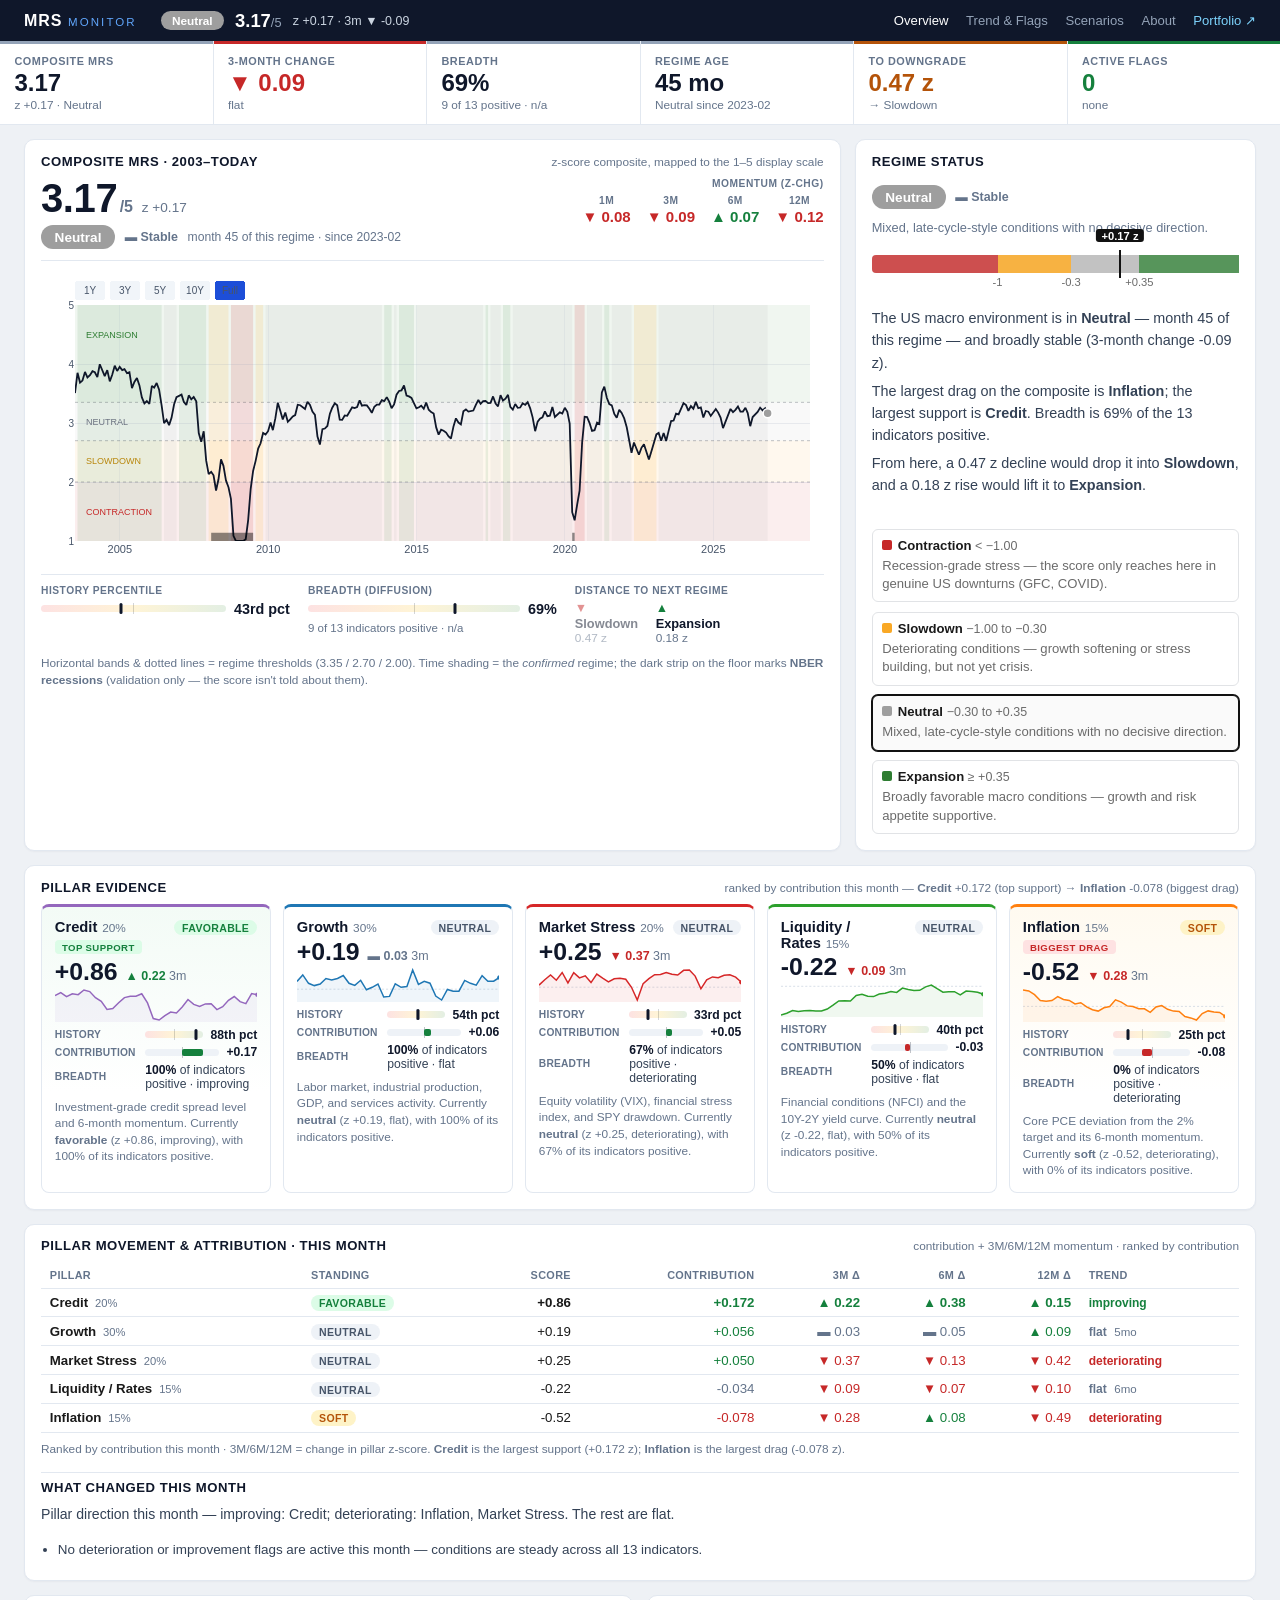
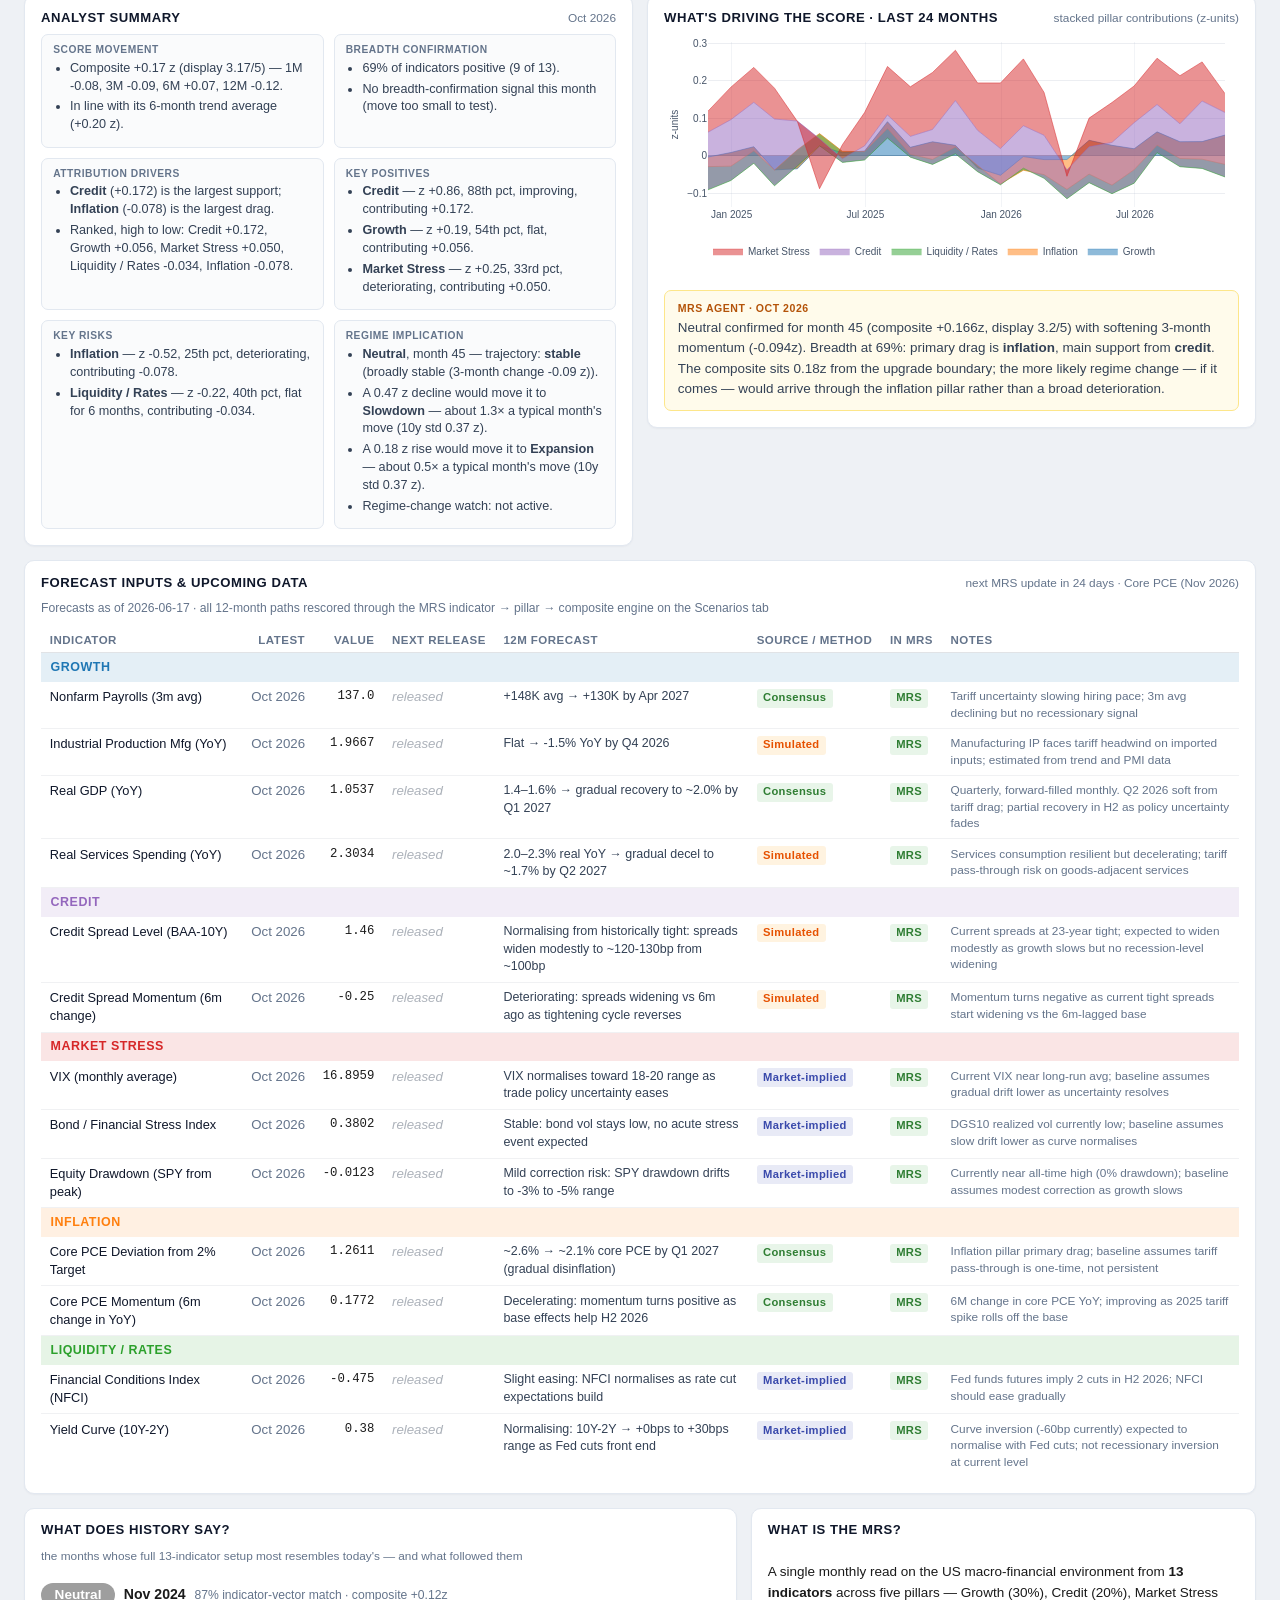
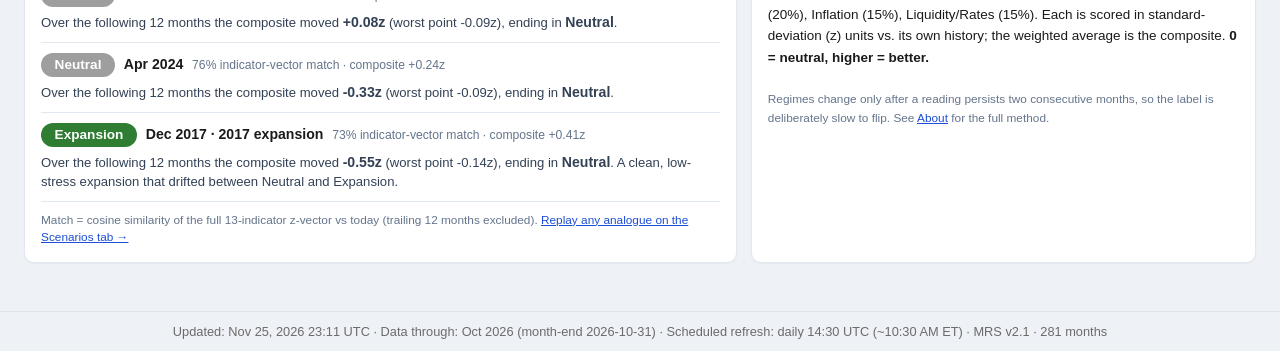
<file: dashboard/index.html>
<!DOCTYPE html>
<html lang="en">
<head>
<meta charset="UTF-8" />
<meta name="viewport" content="width=device-width, initial-scale=1" />
<title>MRS Monitor — Macro Regime Score</title>
<link rel="stylesheet" href="assets/css/style.css" />
<script src="https://cdn.plot.ly/plotly-2.32.0.min.js"></script>
</head>
<body class="app">

<header class="appbar">
  <div class="brand">MRS<span>MONITOR</span></div>
  <div class="appbar-status" id="appbar-status">Loading…</div>
  <nav class="appbar-nav">
    <a href="index.html" class="active">Overview</a>
    <a href="trend.html">Trend &amp; Flags</a>
    <a href="scenario.html">Scenarios</a>
    <a href="about.html">About</a>
      <a class="nav-ext" href="https://ankitv25.github.io/Asset-Allocation/" target="_blank" rel="noopener" title="Portfolio analytics platform (uses the MRS regime)">Portfolio ↗</a>
  </nav>
</header>

<!-- KPI ribbon — Layer 0: the one-glance answer -->
<div class="kpi-ribbon" id="kpi-ribbon"></div>

<main class="db-grid">

  <!-- Row 1: score (left) + regime interpretation (right) -->

  <section class="card span-8 composite-anchor">
    <div class="card-head">
      <h2>Composite MRS · 2003–today</h2>
      <span class="card-sub">z-score composite, mapped to the 1–5 display scale</span>
    </div>
    <div class="composite-readout" id="composite-readout"></div>
    <div id="composite-chart" class="chart-lg"></div>
    <div class="composite-foot" id="composite-foot"></div>
    <p class="chart-caption">
      Horizontal bands &amp; dotted lines = regime thresholds (3.35 / 2.70 / 2.00).
      Time shading = the <em>confirmed</em> regime; the dark strip on the floor marks
      <strong>NBER recessions</strong> (validation only — the score isn't told about them).
    </p>
  </section>

  <section class="card span-4 verdict-card">
    <div class="card-head"><h2>Regime status</h2></div>
    <div class="verdict-head" id="verdict-head"></div>
    <div id="hero-gauge"></div>
    <div class="verdict-body" id="verdict-body"></div>
    <div id="regime-legend"></div>
  </section>

  <!-- Row 2: pillar evidence — the "why" behind the composite score -->

  <section class="card span-12">
    <div class="card-head">
      <h2>Pillar evidence</h2>
      <span class="card-sub" id="pillar-evidence-sub">where each pillar sits in its history · how it moved · what it contributes to the score</span>
    </div>
    <div class="pillar-tiles" id="pillar-tiles"></div>
  </section>

  <!-- Row 3: attribution + what changed — full width, no sibling height fight -->

  <section class="card span-12">
    <div class="card-head">
      <h2>Pillar movement &amp; attribution · this month</h2>
      <span class="card-sub">contribution + 3M/6M/12M momentum · ranked by contribution</span>
    </div>
    <div id="attribution-chart"></div>
    <p class="chart-caption" id="attribution-caption"></p>
    <div class="card-divider"></div>
    <div class="card-head" style="margin-top:0.4rem">
      <h2>What changed this month</h2>
    </div>
    <p class="lead" id="direction-summary"></p>
    <ul class="changes" id="changes-list"></ul>
  </section>

  <!-- Row 4: analyst summary (left) + 24-month driver trend (right) -->

  <section class="card span-6" style="align-self:start">
    <div class="card-head">
      <h2>Analyst summary</h2>
      <span class="card-sub" id="summary-date"></span>
    </div>
    <div class="summary-grid" id="summary-grid"></div>
  </section>

  <section class="card span-6" style="align-self:start">
    <div class="card-head">
      <h2>What's driving the score · last 24 months</h2>
      <span class="card-sub">stacked pillar contributions (z-units)</span>
    </div>
    <div id="drivers-chart" class="chart-md"></div>
    <div class="analyst-note" id="analyst-note" hidden></div>
  </section>

  <!-- Row 4.5: Forecast inputs / Upcoming data — full width -->

  <section class="card span-12" id="forecast-inputs-section">
    <div class="card-head">
      <h2>Forecast inputs &amp; upcoming data</h2>
      <span class="card-sub" id="update-countdown">next MRS update: loading…</span>
    </div>
    <div id="forecast-inputs-table"></div>
  </section>

  <!-- Row 5: historical analogues + what is MRS -->

  <section class="card span-7">
    <div class="card-head">
      <h2>What does history say?</h2>
      <span class="card-sub">the months whose full 13-indicator setup most resembles today's — and what followed them</span>
    </div>
    <div class="analogues" id="analogues"></div>
  </section>

  <section class="card span-5 explainer">
    <div class="card-head"><h2>What is the MRS?</h2></div>
    <p>
      A single monthly read on the US macro-financial environment from
      <strong>13 indicators</strong> across five pillars — Growth (30%), Credit (20%),
      Market Stress (20%), Inflation (15%), Liquidity/Rates (15%). Each is scored in
      standard-deviation (z) units vs. its own history; the weighted average is the
      composite. <strong>0 = neutral, higher = better.</strong>
    </p>
    <p class="chart-caption">
      Regimes change only after a reading persists two consecutive months, so the
      label is deliberately slow to flip. See <a href="about.html">About</a> for the full method.
    </p>
  </section>

</main>

<footer class="status" id="status-footer">Loading…</footer>

<script type="module" src="assets/js/page-index.js"></script>
</body>
</html>
</file>
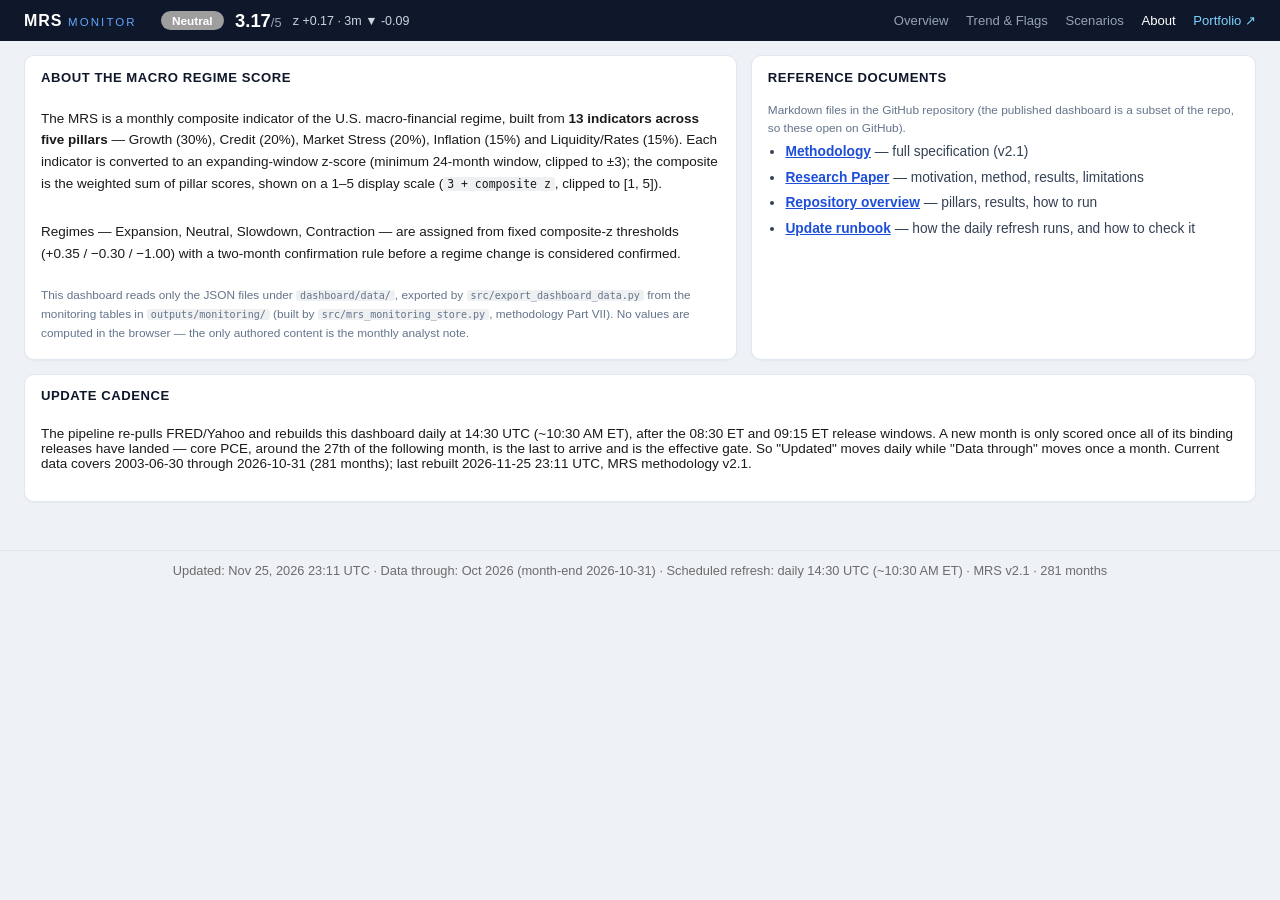
<file: dashboard/about.html>
<!DOCTYPE html>
<html lang="en">
<head>
<meta charset="UTF-8" />
<meta name="viewport" content="width=device-width, initial-scale=1" />
<title>MRS Monitor — About</title>
<link rel="stylesheet" href="assets/css/style.css" />
</head>
<body class="app">

<header class="appbar">
  <div class="brand">MRS<span>MONITOR</span></div>
  <div class="appbar-status" id="appbar-status">Loading…</div>
  <nav class="appbar-nav">
    <a href="index.html">Overview</a>
    <a href="trend.html">Trend &amp; Flags</a>
    <a href="scenario.html">Scenarios</a>
    <a href="about.html" class="active">About</a>
      <a class="nav-ext" href="https://ankitv25.github.io/Asset-Allocation/" target="_blank" rel="noopener" title="Portfolio analytics platform (uses the MRS regime)">Portfolio ↗</a>
  </nav>
</header>

<main class="db-grid">

  <section class="card span-7 explainer">
    <div class="card-head"><h2>About the Macro Regime Score</h2></div>
    <p>
      The MRS is a monthly composite indicator of the U.S. macro-financial regime,
      built from <strong>13 indicators across five pillars</strong> — Growth (30%),
      Credit (20%), Market Stress (20%), Inflation (15%) and Liquidity/Rates (15%).
      Each indicator is converted to an expanding-window z-score (minimum 24-month
      window, clipped to ±3); the composite is the weighted sum of pillar scores,
      shown on a 1–5 display scale (<code>3 + composite&nbsp;z</code>, clipped to [1, 5]).
    </p>
    <p>
      Regimes — Expansion, Neutral, Slowdown, Contraction — are assigned from fixed
      composite-z thresholds (+0.35 / −0.30 / −1.00) with a two-month confirmation
      rule before a regime change is considered confirmed.
    </p>
    <p class="chart-caption">
      This dashboard reads only the JSON files under <code>dashboard/data/</code>,
      exported by <code>src/export_dashboard_data.py</code> from the monitoring tables
      in <code>outputs/monitoring/</code> (built by <code>src/mrs_monitoring_store.py</code>,
      methodology Part VII). No values are computed in the browser — the only authored
      content is the monthly analyst note.
    </p>
  </section>

  <section class="card span-5">
    <div class="card-head"><h2>Reference documents</h2></div>
    <p class="chart-caption">Markdown files in the GitHub repository (the published dashboard is a subset of the repo, so these open on GitHub).</p>
    <ul class="reflist">
      <li><a href="https://github.com/ankitv25/Macro-Regime-Score/blob/main/methodology/MRS_Methodology.md" target="_blank" rel="noopener">Methodology</a> — full specification (v2.1)</li>
      <li><a href="https://github.com/ankitv25/Macro-Regime-Score/blob/main/research/MRS_Research_Paper.md" target="_blank" rel="noopener">Research Paper</a> — motivation, method, results, limitations</li>
      <li><a href="https://github.com/ankitv25/Macro-Regime-Score/blob/main/README.md" target="_blank" rel="noopener">Repository overview</a> — pillars, results, how to run</li>
      <li><a href="https://github.com/ankitv25/Macro-Regime-Score/blob/main/UPDATING.md" target="_blank" rel="noopener">Update runbook</a> — how the daily refresh runs, and how to check it</li>
    </ul>
  </section>

  <section class="card span-12">
    <div class="card-head"><h2>Update cadence</h2></div>
    <p id="cadence-text">Loading…</p>
  </section>

</main>

<footer class="status" id="status-footer">Loading…</footer>
<script type="module" src="assets/js/page-about.js"></script>
</body>
</html>
</file>
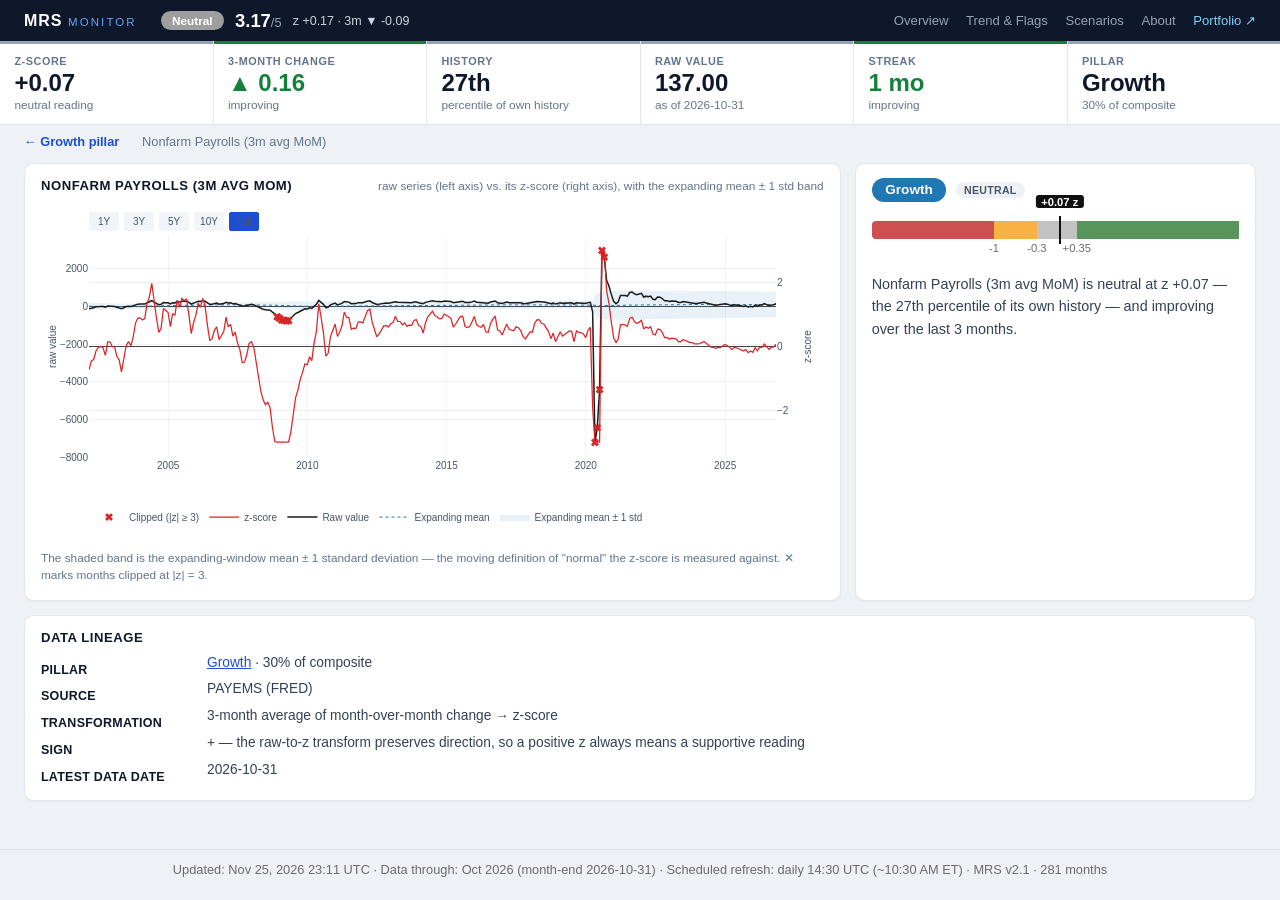
<file: dashboard/indicator.html>
<!DOCTYPE html>
<html lang="en">
<head>
<meta charset="UTF-8" />
<meta name="viewport" content="width=device-width, initial-scale=1" />
<title>MRS Monitor — Indicator</title>
<link rel="stylesheet" href="assets/css/style.css" />
<script src="https://cdn.plot.ly/plotly-2.32.0.min.js"></script>
</head>
<body class="app">

<header class="appbar">
  <div class="brand">MRS<span>MONITOR</span></div>
  <div class="appbar-status" id="appbar-status">Loading…</div>
  <nav class="appbar-nav">
    <a href="index.html">Overview</a>
    <a href="trend.html">Trend &amp; Flags</a>
    <a href="scenario.html">Scenarios</a>
    <a href="about.html">About</a>
      <a class="nav-ext" href="https://ankitv25.github.io/Asset-Allocation/" target="_blank" rel="noopener" title="Portfolio analytics platform (uses the MRS regime)">Portfolio ↗</a>
  </nav>
</header>

<div class="kpi-ribbon" id="kpi-ribbon"></div>

<div class="subnav">
  <a id="back-link" href="index.html">← Back</a>
  <span class="crumb" id="crumb">Indicator</span>
</div>

<main class="db-grid">

  <section class="card span-8">
    <div class="card-head">
      <h2 id="indicator-title">Indicator</h2>
      <span class="card-sub">raw series (left axis) vs. its z-score (right axis), with the expanding mean ± 1 std band</span>
    </div>
    <div id="indicator-chart" class="chart-lg"></div>
    <p class="chart-caption">The shaded band is the expanding-window mean ± 1 standard deviation — the moving definition of "normal" the z-score is measured against. ✕ marks months clipped at |z| = 3.</p>
  </section>

  <section class="card span-4 verdict-card">
    <div class="verdict-head" id="ind-verdict-head"></div>
    <div id="ind-gauge"></div>
    <div class="verdict-body" id="ind-verdict-body"></div>
  </section>

  <section class="card span-12">
    <div class="card-head"><h2>Data lineage</h2></div>
    <dl class="lineage" id="lineage"></dl>
  </section>

</main>

<footer class="status" id="status-footer">Loading…</footer>
<script type="module" src="assets/js/page-indicator.js"></script>
</body>
</html>
</file>
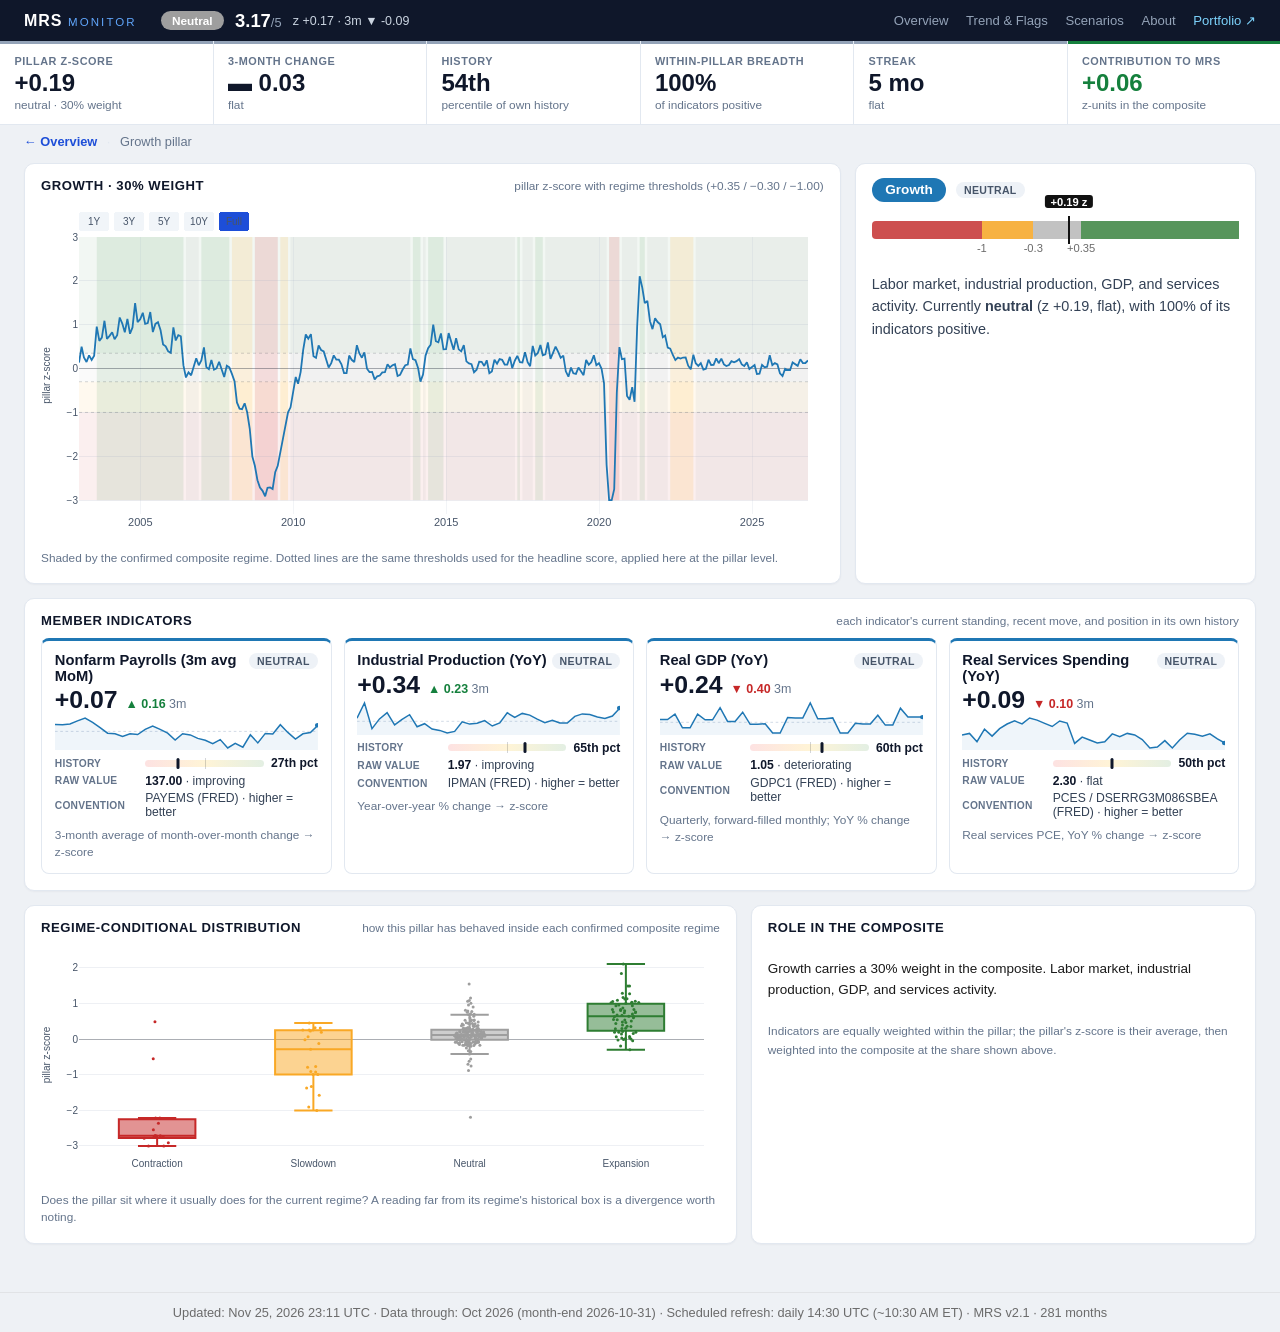
<file: dashboard/pillar.html>
<!DOCTYPE html>
<html lang="en">
<head>
<meta charset="UTF-8" />
<meta name="viewport" content="width=device-width, initial-scale=1" />
<title>MRS Monitor — Pillar</title>
<link rel="stylesheet" href="assets/css/style.css" />
<script src="https://cdn.plot.ly/plotly-2.32.0.min.js"></script>
</head>
<body class="app">

<header class="appbar">
  <div class="brand">MRS<span>MONITOR</span></div>
  <div class="appbar-status" id="appbar-status">Loading…</div>
  <nav class="appbar-nav">
    <a href="index.html">Overview</a>
    <a href="trend.html">Trend &amp; Flags</a>
    <a href="scenario.html">Scenarios</a>
    <a href="about.html">About</a>
      <a class="nav-ext" href="https://ankitv25.github.io/Asset-Allocation/" target="_blank" rel="noopener" title="Portfolio analytics platform (uses the MRS regime)">Portfolio ↗</a>
  </nav>
</header>

<div class="kpi-ribbon" id="kpi-ribbon"></div>

<div class="subnav">
  <a href="index.html">← Overview</a>
  <span class="crumb" id="crumb">Pillar</span>
</div>

<main class="db-grid">

  <section class="card span-8">
    <div class="card-head">
      <h2 id="pillar-title">Pillar</h2>
      <span class="card-sub">pillar z-score with regime thresholds (+0.35 / −0.30 / −1.00)</span>
    </div>
    <div id="pillar-chart" class="chart-lg"></div>
    <p class="chart-caption">Shaded by the confirmed composite regime. Dotted lines are the same thresholds used for the headline score, applied here at the pillar level.</p>
  </section>

  <section class="card span-4 verdict-card">
    <div class="verdict-head" id="pillar-verdict-head"></div>
    <div id="pillar-gauge"></div>
    <div class="verdict-body" id="pillar-verdict-body"></div>
  </section>

  <section class="card span-12">
    <div class="card-head">
      <h2>Member indicators</h2>
      <span class="card-sub">each indicator's current standing, recent move, and position in its own history</span>
    </div>
    <div class="pillar-tiles" id="indicator-tiles"></div>
  </section>

  <section class="card span-7">
    <div class="card-head">
      <h2>Regime-conditional distribution</h2>
      <span class="card-sub">how this pillar has behaved inside each confirmed composite regime</span>
    </div>
    <div id="pillar-box" class="chart-md"></div>
    <p class="chart-caption">Does the pillar sit where it usually does for the current regime? A reading far from its regime's historical box is a divergence worth noting.</p>
  </section>

  <section class="card span-5 explainer">
    <div class="card-head"><h2>Role in the composite</h2></div>
    <p id="pillar-role"></p>
    <p class="chart-caption">Indicators are equally weighted within the pillar; the pillar's z-score is their average, then weighted into the composite at the share shown above.</p>
  </section>

</main>

<footer class="status" id="status-footer">Loading…</footer>
<script type="module" src="assets/js/page-pillar.js"></script>
</body>
</html>
</file>
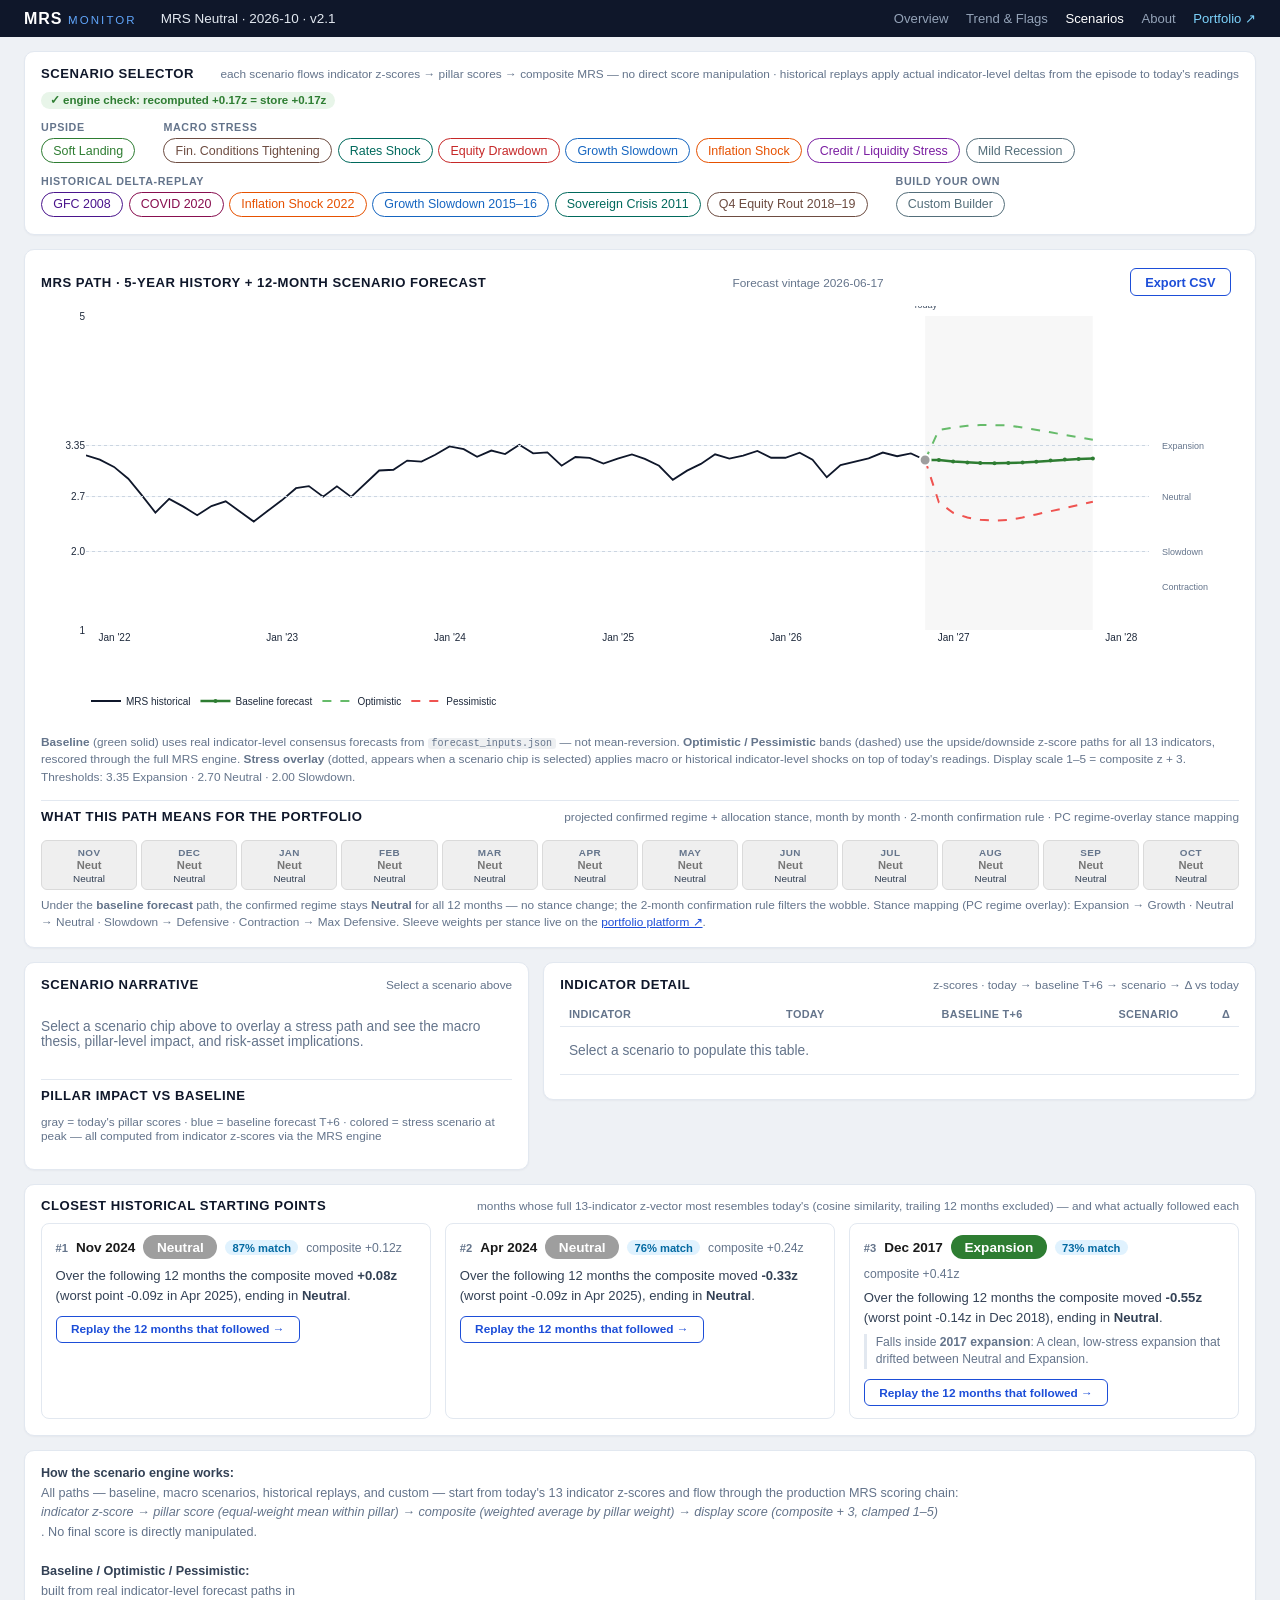
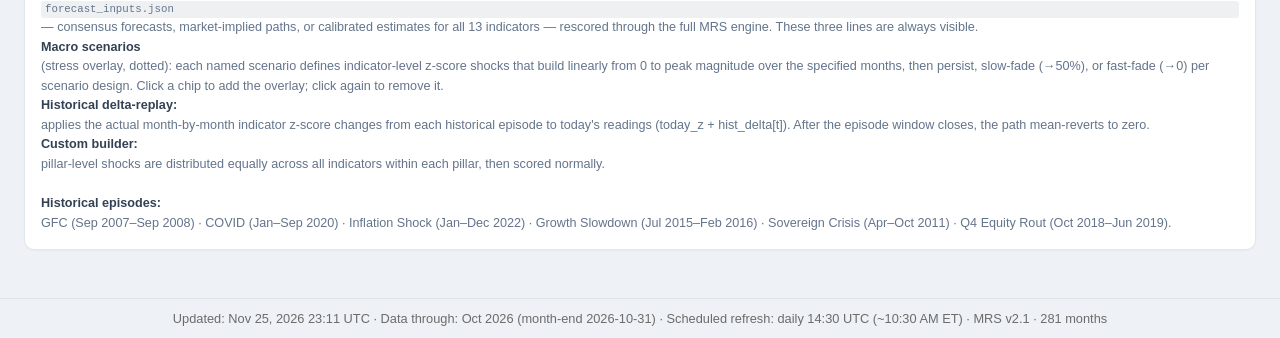
<file: dashboard/scenario.html>
<!DOCTYPE html>
<html lang="en">
<head>
<meta charset="UTF-8" />
<meta name="viewport" content="width=device-width, initial-scale=1" />
<title>MRS — Scenario Analysis</title>
<link rel="stylesheet" href="assets/css/style.css" />
<script src="https://cdn.plot.ly/plotly-2.32.0.min.js"></script>
</head>
<body class="app">

<header class="appbar">
  <div class="brand">MRS<span>MONITOR</span></div>
  <div class="appbar-status" id="appbar-status">Loading…</div>
  <nav class="appbar-nav">
    <a href="index.html">Overview</a>
    <a href="trend.html">Trend &amp; Flags</a>
    <a href="scenario.html" class="active">Scenarios</a>
    <a href="about.html">About</a>
      <a class="nav-ext" href="https://ankitv25.github.io/Asset-Allocation/" target="_blank" rel="noopener" title="Portfolio analytics platform (uses the MRS regime)">Portfolio ↗</a>
  </nav>
</header>

<main class="db-grid">

  <!-- Scenario selector -->
  <section class="card span-12">
    <div class="card-head">
      <h2>Scenario selector</h2>
      <span class="card-sub">each scenario flows indicator z-scores → pillar scores → composite MRS — no direct score manipulation · historical replays apply actual indicator-level deltas from the episode to today's readings</span>
      <span id="sv2-engine-check"></span>
    </div>
    <div class="sv2-selector" id="sv2-selector"></div>
  </section>

  <!-- Main 12-month forecast chart -->
  <section class="card span-12">
    <div class="card-head">
      <h2>MRS path · 5-year history + 12-month scenario forecast</h2>
      <span class="card-sub" id="sv2-forecast-vintage"></span>
      <button class="pg-btn pg-btn-secondary" id="sv2-export" title="Download the projected path (composite, pillars, regime, stance) as CSV">Export CSV</button>
    </div>
    <div id="sv2-forecast-chart" class="chart-xl"></div>
    <p class="chart-caption">
      <strong>Baseline</strong> (green solid) uses real indicator-level consensus forecasts from <code>forecast_inputs.json</code> — not mean-reversion.
      <strong>Optimistic / Pessimistic</strong> bands (dashed) use the upside/downside z-score paths for all 13 indicators, rescored through the full MRS engine.
      <strong>Stress overlay</strong> (dotted, appears when a scenario chip is selected) applies macro or historical indicator-level shocks on top of today's readings.
      Display scale 1–5 = composite z + 3. Thresholds: 3.35 Expansion · 2.70 Neutral · 2.00 Slowdown.
    </p>
    <div class="card-divider"></div>
    <div class="card-head" style="margin-top:0.5rem">
      <h2>What this path means for the portfolio</h2>
      <span class="card-sub">projected confirmed regime + allocation stance, month by month · 2-month confirmation rule · PC regime-overlay stance mapping</span>
    </div>
    <div id="sv2-stance"></div>
  </section>

  <!-- Decomposition: waterfall + indicator paths (visible when a scenario is active) -->
  <section class="card span-12" id="sv2-decomp-section" style="display:none">
    <div class="sv2-decomp-grid">
      <div>
        <div class="card-head">
          <h2>Why the gap · pillar decomposition at peak</h2>
          <span class="card-sub">scenario vs baseline composite, bridged by pillar contribution (weight × score gap)</span>
        </div>
        <div id="sv2-waterfall"></div>
        <p class="chart-caption" id="sv2-waterfall-read"></p>
      </div>
      <div>
        <div class="card-head">
          <h2>Indicator paths · 12 months</h2>
          <span class="card-sub">solid = scenario · dashed = baseline forecast · Δ = gap at T+12 · click any cell to open the indicator</span>
        </div>
        <div class="ipath-grid" id="sv2-ipaths"></div>
      </div>
    </div>
  </section>

  <!-- Narrative + pillar chart (left) | Indicator table (right) -->
  <section class="card span-5" style="align-self:start">
    <div class="card-head">
      <h2>Scenario narrative</h2>
      <span class="card-sub" id="sv2-active-label">Select a scenario above</span>
    </div>
    <div id="sv2-narrative">
      <p class="sv2-placeholder">Select a scenario to see the macro thesis, pillar-level impact, and risk-asset implications.</p>
    </div>
    <div class="card-divider" style="margin-top:0.75rem"></div>
    <div class="card-head" style="margin-top:0.5rem">
      <h2>Pillar impact vs baseline</h2>
      <span class="card-sub">gray = today's pillar scores · blue = baseline forecast T+6 · colored = stress scenario at peak — all computed from indicator z-scores via the MRS engine</span>
    </div>
    <div id="sv2-pillar-chart"></div>
  </section>

  <section class="card span-7" style="align-self:start">
    <div class="card-head">
      <h2>Indicator detail</h2>
      <span class="card-sub">z-scores · today → baseline T+6 → scenario → Δ vs today</span>
    </div>
    <table class="dtable sv2-ind-table" id="sv2-ind-table">
      <thead>
        <tr>
          <th>Indicator</th>
          <th class="num">Today</th>
          <th class="num">Baseline T+6</th>
          <th class="num">Scenario</th>
          <th class="num">Δ</th>
        </tr>
      </thead>
      <tbody id="sv2-ind-tbody">
        <tr><td colspan="5" class="sv2-placeholder" style="padding:1rem 0.55rem">Select a scenario to populate this table.</td></tr>
      </tbody>
    </table>
    <p class="chart-caption" id="sv2-table-caption"></p>
  </section>

  <!-- Historical analogue finder -->
  <section class="card span-12">
    <div class="card-head">
      <h2>Closest historical starting points</h2>
      <span class="card-sub">months whose full 13-indicator z-vector most resembles today's (cosine similarity, trailing 12 months excluded) — and what actually followed each</span>
    </div>
    <div class="ana-grid" id="sv2-analogues"></div>
  </section>

  <!-- Custom stress builder (shown only when Custom Builder selected) -->
  <section class="card span-12" id="sv2-custom-section" style="display:none">
    <div class="card-head">
      <h2>Custom stress builder</h2>
      <span class="card-sub">set peak shock per pillar · adjust timing · chart and table update live</span>
    </div>
    <div class="sv2-custom-layout">
      <div>
        <p class="sv2-custom-desc">
          Set the peak shock for each pillar (+ = favorable, − = adverse).
          The shock phases in linearly from 0 at T+0 to full magnitude at the peak month, then follows the selected decay path.
        </p>
        <div id="sv2-custom-sliders"></div>
      </div>
      <div id="sv2-custom-timing"></div>
    </div>
  </section>

  <!-- Methodology note -->
  <section class="card span-12 sv2-method-note">
    <strong>How the scenario engine works:</strong>
    All paths — baseline, macro scenarios, historical replays, and custom — start from today's 13 indicator z-scores and flow through the production MRS scoring chain:
    <em>indicator z-score → pillar score (equal-weight mean within pillar) → composite (weighted average by pillar weight) → display score (composite + 3, clamped 1–5)</em>.
    No final score is directly manipulated.
    <br><br>
    <strong>Baseline / Optimistic / Pessimistic:</strong> built from real indicator-level forecast paths in <code>forecast_inputs.json</code> — consensus forecasts, market-implied paths, or calibrated estimates for all 13 indicators — rescored through the full MRS engine. These three lines are always visible.
    <strong>Macro scenarios</strong> (stress overlay, dotted): each named scenario defines indicator-level z-score shocks that build linearly from 0 to peak magnitude over the specified months, then persist, slow-fade (→50%), or fast-fade (→0) per scenario design. Click a chip to add the overlay; click again to remove it.
    <strong>Historical delta-replay:</strong> applies the actual month-by-month indicator z-score changes from each historical episode to today's readings (today_z + hist_delta[t]). After the episode window closes, the path mean-reverts to zero.
    <strong>Custom builder:</strong> pillar-level shocks are distributed equally across all indicators within each pillar, then scored normally.
    <br><br>
    <strong>Historical episodes:</strong>
    GFC (Sep 2007–Sep 2008) · COVID (Jan–Sep 2020) · Inflation Shock (Jan–Dec 2022) ·
    Growth Slowdown (Jul 2015–Feb 2016) · Sovereign Crisis (Apr–Oct 2011) · Q4 Equity Rout (Oct 2018–Jun 2019).
  </section>

</main>

<footer class="status" id="status-footer">Loading…</footer>
<script type="module" src="assets/js/page-scenario.js"></script>
</body>
</html>
</file>
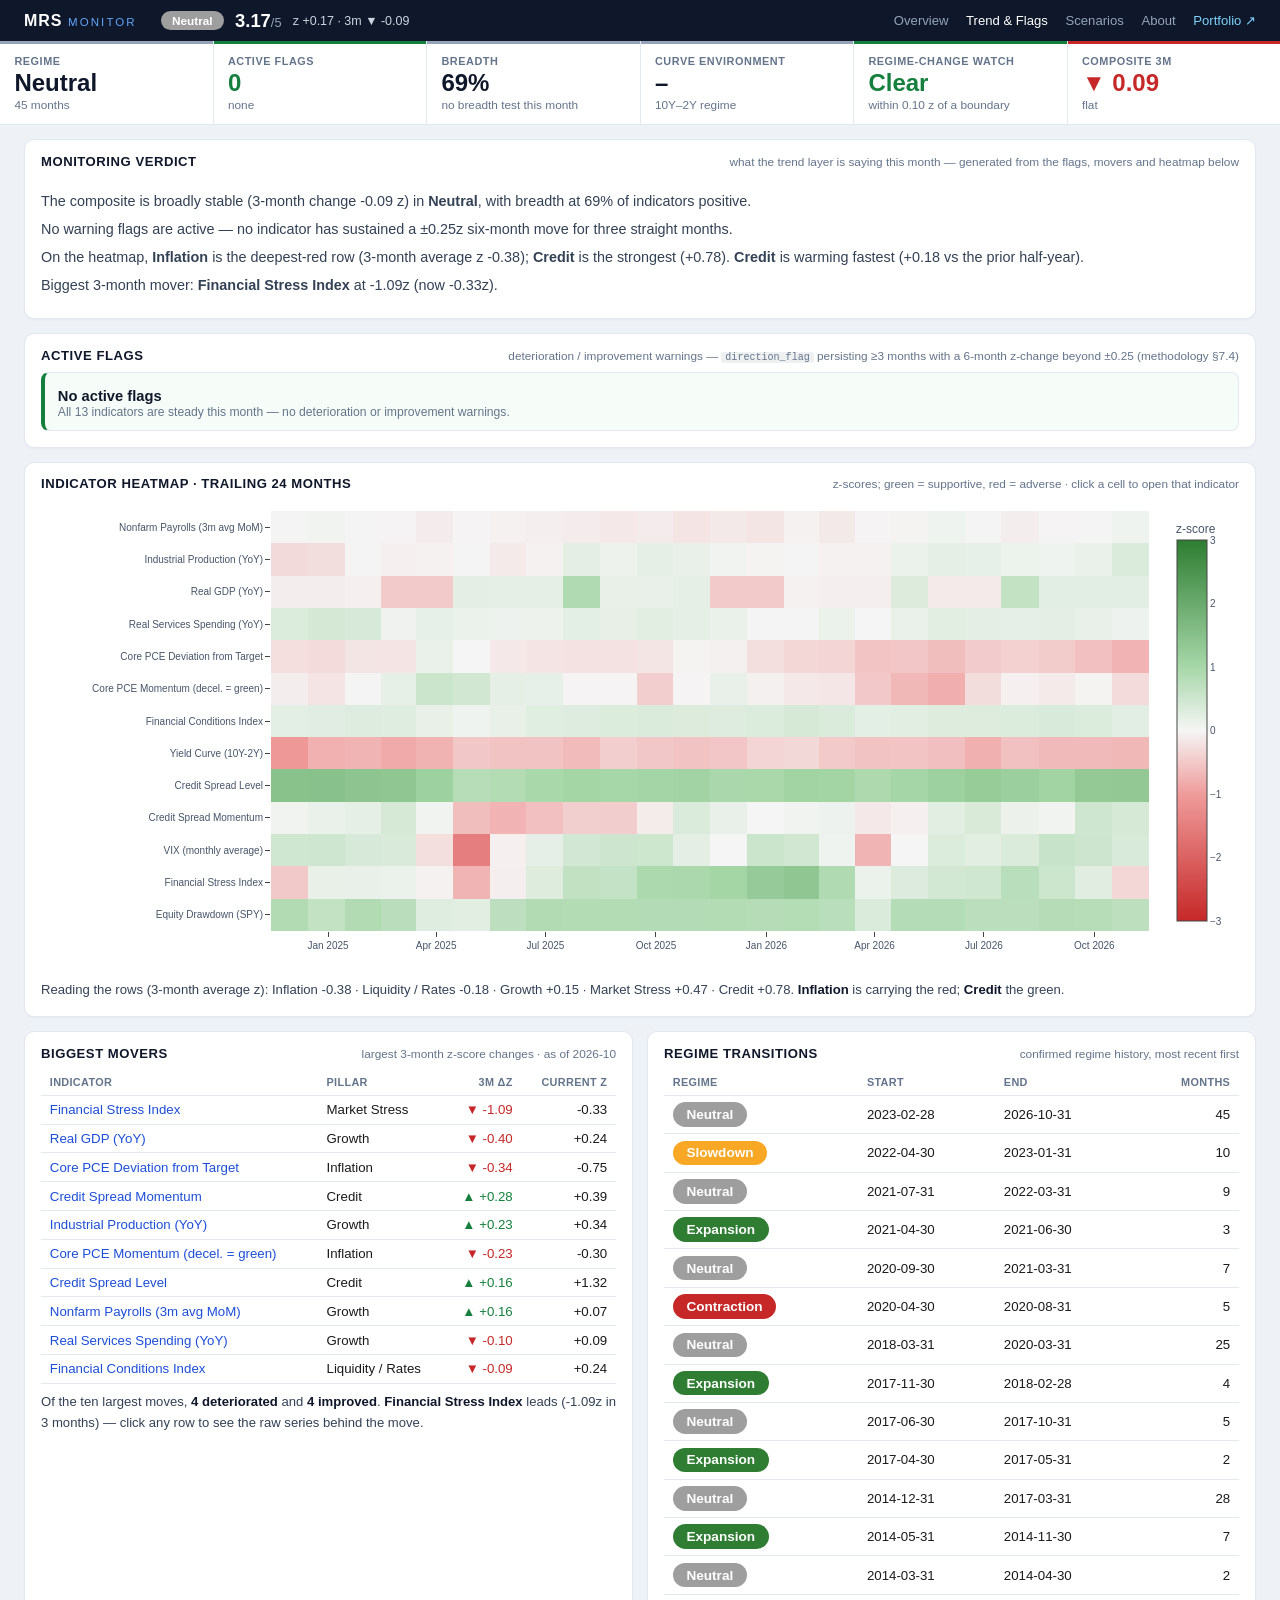
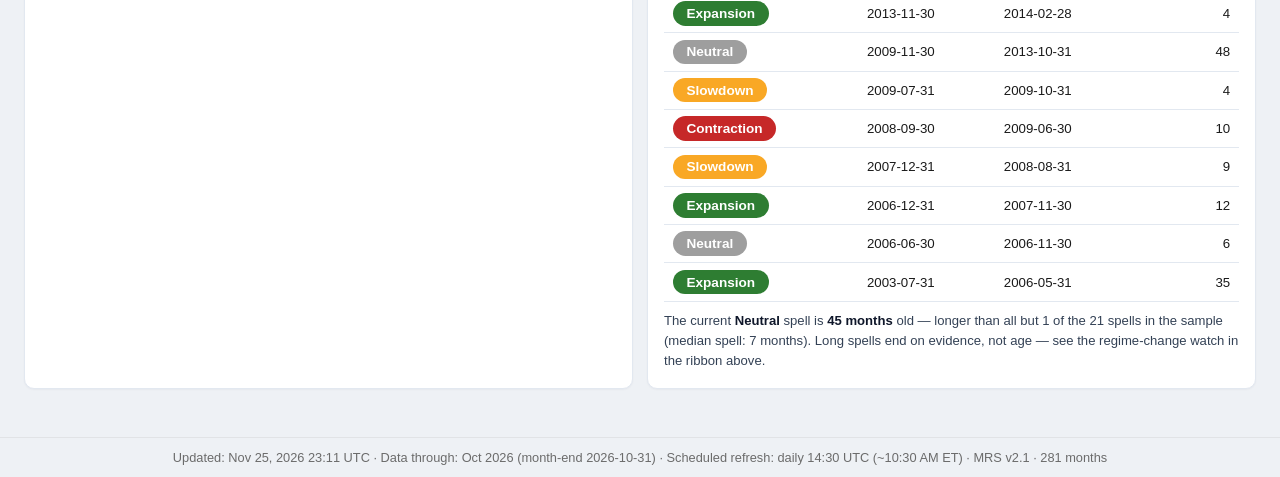
<file: dashboard/trend.html>
<!DOCTYPE html>
<html lang="en">
<head>
<meta charset="UTF-8" />
<meta name="viewport" content="width=device-width, initial-scale=1" />
<title>MRS Monitor — Trend &amp; Flags</title>
<link rel="stylesheet" href="assets/css/style.css" />
<script src="https://cdn.plot.ly/plotly-2.32.0.min.js"></script>
</head>
<body class="app">

<header class="appbar">
  <div class="brand">MRS<span>MONITOR</span></div>
  <div class="appbar-status" id="appbar-status">Loading…</div>
  <nav class="appbar-nav">
    <a href="index.html">Overview</a>
    <a href="trend.html" class="active">Trend &amp; Flags</a>
    <a href="scenario.html">Scenarios</a>
    <a href="about.html">About</a>
      <a class="nav-ext" href="https://ankitv25.github.io/Asset-Allocation/" target="_blank" rel="noopener" title="Portfolio analytics platform (uses the MRS regime)">Portfolio ↗</a>
  </nav>
</header>

<div class="kpi-ribbon" id="kpi-ribbon"></div>

<main class="db-grid">

  <section class="card span-12 verdict-card">
    <div class="card-head">
      <h2>Monitoring verdict</h2>
      <span class="card-sub">what the trend layer is saying this month — generated from the flags, movers and heatmap below</span>
    </div>
    <div class="verdict-body" id="trend-verdict"></div>
  </section>

  <section class="card span-12">
    <div class="card-head">
      <h2>Active flags</h2>
      <span class="card-sub">deterioration / improvement warnings — <code>direction_flag</code> persisting ≥3 months with a 6-month z-change beyond ±0.25 (methodology §7.4)</span>
    </div>
    <div class="flag-cards" id="flag-cards"></div>
  </section>

  <section class="card span-12">
    <div class="card-head">
      <h2>Indicator heatmap · trailing 24 months</h2>
      <span class="card-sub" id="heatmap-sub">z-scores; green = supportive, red = adverse · click a cell to open that indicator</span>
    </div>
    <div id="heatmap"></div>
    <p class="chart-read" id="heatmap-read"></p>
  </section>

  <section class="card span-6">
    <div class="card-head">
      <h2>Biggest movers</h2>
      <span class="card-sub" id="movers-sub">largest 3-month z-score changes</span>
    </div>
    <table class="dtable" id="movers-table"></table>
    <p class="chart-read" id="movers-read"></p>
  </section>

  <section class="card span-6">
    <div class="card-head">
      <h2>Regime transitions</h2>
      <span class="card-sub">confirmed regime history, most recent first</span>
    </div>
    <table class="dtable" id="transitions-table"></table>
    <p class="chart-read" id="transitions-read"></p>
  </section>

</main>

<footer class="status" id="status-footer">Loading…</footer>
<script type="module" src="assets/js/page-trend.js"></script>
</body>
</html>
</file>
<file: dashboard/assets/css/style.css>
:root {
  --color-expansion: #2e7d32;
  --color-neutral: #9e9e9e;
  --color-slowdown: #f9a825;
  --color-contraction: #c62828;
  --color-bg: #f5f6f8;
  --color-panel: #ffffff;
  --color-text: #1a1a1a;
  --color-muted: #6b6b6b;
  --color-border: #e1e3e6;
  --font-sans: -apple-system, BlinkMacSystemFont, "Segoe UI", Roboto, Helvetica, Arial, sans-serif;
}

* { box-sizing: border-box; }

body {
  margin: 0;
  font-family: var(--font-sans);
  background: var(--color-bg);
  color: var(--color-text);
}

code {
  background: #eef0f2;
  border-radius: 3px;
  padding: 0 0.25rem;
  font-size: 0.85em;
}

/* Navigation */
nav.topnav {
  display: flex;
  gap: 1.5rem;
  padding: 0.75rem 1.5rem;
  background: #1a1a1a;
}
nav.topnav a {
  color: #cfd2d6;
  text-decoration: none;
  font-size: 0.9rem;
  font-weight: 500;
}
nav.topnav a:hover,
nav.topnav a.active { color: #ffffff; }

/* Regime header (repeats on every page) */
.regime-header {
  display: flex;
  flex-wrap: wrap;
  gap: 1.75rem;
  align-items: center;
  padding: 1rem 1.5rem;
  border-bottom: 1px solid var(--color-border);
  background: var(--color-panel);
}
.regime-badge {
  display: inline-block;
  padding: 0.4rem 1rem;
  border-radius: 999px;
  color: #fff;
  font-weight: 600;
  font-size: 0.95rem;
  white-space: nowrap;
}
.regime-stat {
  font-size: 0.78rem;
  color: var(--color-muted);
  text-transform: uppercase;
  letter-spacing: 0.03em;
}
.regime-stat strong {
  display: block;
  font-size: 1.2rem;
  color: var(--color-text);
  text-transform: none;
  letter-spacing: normal;
}

.flag-pill {
  display: inline-block;
  padding: 0.2rem 0.65rem;
  border-radius: 4px;
  font-size: 0.72rem;
  background: #fdecea;
  color: #b71c1c;
  margin: 0.15rem 0.25rem 0.15rem 0;
}

/* Layout */
main {
  padding: 1.25rem 1.5rem 3rem;
  max-width: 1200px;
  margin: 0 auto;
}
.panel {
  background: var(--color-panel);
  border: 1px solid var(--color-border);
  border-radius: 8px;
  padding: 1rem 1.25rem;
  margin-bottom: 1.25rem;
}
.panel h2 {
  margin-top: 0;
  font-size: 1.05rem;
}
.panel h3 {
  font-size: 0.95rem;
}
.panel h3 a {
  color: var(--color-text);
  text-decoration: none;
}
.panel h3 a:hover { text-decoration: underline; }

.chart {
  width: 100%;
  height: 380px;
}
.chart.small {
  height: 200px;
}

.grid {
  display: grid;
  grid-template-columns: repeat(auto-fit, minmax(240px, 1fr));
  gap: 1rem;
}

footer.status {
  padding: 0.75rem 1.5rem;
  font-size: 0.8rem;
  color: var(--color-muted);
  border-top: 1px solid var(--color-border);
  text-align: center;
}

/* Tables */
table.flags, table.movers, table.transitions {
  width: 100%;
  border-collapse: collapse;
  font-size: 0.85rem;
}
table.flags th, table.flags td,
table.movers th, table.movers td,
table.transitions th, table.transitions td {
  text-align: left;
  padding: 0.45rem 0.65rem;
  border-bottom: 1px solid var(--color-border);
}
table.flags th, table.movers th, table.transitions th {
  color: var(--color-muted);
  font-weight: 600;
  font-size: 0.78rem;
  text-transform: uppercase;
  letter-spacing: 0.03em;
}

/* Indicator lineage */
dl.lineage dt {
  font-weight: 600;
  margin-top: 0.5rem;
  font-size: 0.85rem;
}
dl.lineage dd {
  margin: 0 0 0.25rem 0;
  color: var(--color-muted);
}

.back-link {
  display: inline-block;
  margin-bottom: 0.75rem;
  font-size: 0.85rem;
  color: var(--color-text);
}

/* ============================================================
   Narrative / interpretation layer (Overview redesign)
   ============================================================ */

.caption {
  font-size: 0.85rem;
  color: var(--color-muted);
  line-height: 1.5;
  margin: 0.5rem 0 0;
}
.lead {
  font-size: 0.95rem;
  line-height: 1.55;
  margin: 0 0 0.75rem;
}

/* 1. Verdict hero */
.verdict { border-left: 4px solid #1a1a1a; }
.verdict-head {
  display: flex;
  align-items: baseline;
  gap: 1rem;
  flex-wrap: wrap;
  margin-bottom: 0.5rem;
}
.verdict-score { font-size: 1rem; color: var(--color-muted); }
.verdict-score strong { font-size: 1.9rem; color: var(--color-text); }
.verdict-score .unit { font-size: 0.9rem; }
.verdict-score .zunit { font-size: 0.9rem; margin-left: 0.35rem; }
.verdict-body p {
  margin: 0.4rem 0;
  font-size: 1.02rem;
  line-height: 1.6;
}
.verdict-body .warn { color: var(--color-contraction); font-weight: 600; }

.analyst-note {
  margin-top: 1rem;
  padding: 0.85rem 1rem;
  background: #fffdf3;
  border: 1px solid #f0e6c0;
  border-radius: 6px;
}
.analyst-note .note-tag {
  display: block;
  font-size: 0.72rem;
  text-transform: uppercase;
  letter-spacing: 0.05em;
  color: #9a7d2e;
  font-weight: 700;
  margin-bottom: 0.3rem;
}
.analyst-note p { margin: 0; line-height: 1.6; font-size: 0.96rem; }

/* 2. Regime gauge (composite + per-pillar) */
.gauge { margin: 0.6rem 0 0.2rem; }
.gauge-track {
  position: relative;
  height: 18px;
  border-radius: 4px;
  overflow: visible;
  background: #eee;
}
.gauge-band {
  position: absolute;
  top: 0;
  bottom: 0;
  border-radius: 0;
}
.gauge-band:first-of-type { border-radius: 4px 0 0 4px; }
.gauge-needle {
  position: absolute;
  top: -5px;
  bottom: -5px;
  width: 2px;
  background: #111;
  transform: translateX(-1px);
  z-index: 3;
}
.gauge-val {
  position: absolute;
  top: -1.35rem;
  left: 50%;
  transform: translateX(-50%);
  background: #111;
  color: #fff;
  font-size: 0.7rem;
  font-weight: 600;
  padding: 0.05rem 0.35rem;
  border-radius: 3px;
  white-space: nowrap;
}
.gauge-axis {
  position: relative;
  height: 1.1rem;
  margin-top: 0.15rem;
}
.gauge-tick {
  position: absolute;
  transform: translateX(-50%);
  font-size: 0.7rem;
  color: var(--color-muted);
}

/* Regime legend strip */
.scale-legend {
  display: grid;
  grid-template-columns: repeat(auto-fit, minmax(200px, 1fr));
  gap: 0.6rem;
  margin-top: 1.25rem;
}
.legend-item {
  padding: 0.5rem 0.6rem;
  border: 1px solid var(--color-border);
  border-radius: 6px;
  font-size: 0.82rem;
}
.legend-item.active {
  border-color: #111;
  box-shadow: 0 0 0 1px #111;
  background: #fafafa;
}
.legend-swatch {
  display: inline-block;
  width: 10px;
  height: 10px;
  border-radius: 2px;
  margin-right: 0.35rem;
}
.legend-z { color: var(--color-muted); font-size: 0.78rem; }
.legend-plain { color: var(--color-muted); margin-top: 0.25rem; line-height: 1.4; }
.regime-expansion { background: var(--color-expansion); }
.regime-neutral { background: var(--color-neutral); }
.regime-slowdown { background: var(--color-slowdown); }
.regime-contraction { background: var(--color-contraction); }

/* 5. What changed */
ul.changes { margin: 0; padding-left: 1.1rem; }
ul.changes li { margin: 0.35rem 0; line-height: 1.5; font-size: 0.92rem; }

/* 6. Pillar scorecard */
.scorecard-row {
  display: block;
  text-decoration: none;
  color: inherit;
  padding: 0.85rem 0;
  border-bottom: 1px solid var(--color-border);
}
.scorecard-row:last-child { border-bottom: none; }
.scorecard-row:hover { background: #fafbfc; }
.sc-head {
  display: flex;
  justify-content: space-between;
  align-items: baseline;
}
.sc-name { font-weight: 600; font-size: 0.98rem; }
.sc-weight { color: var(--color-muted); font-weight: 400; font-size: 0.8rem; }
.sc-standing {
  font-size: 0.72rem;
  text-transform: uppercase;
  letter-spacing: 0.03em;
  font-weight: 700;
  padding: 0.1rem 0.5rem;
  border-radius: 999px;
}
.standing-favorable { background: #e8f5e9; color: #2e7d32; }
.standing-neutral { background: #f0f0f0; color: #616161; }
.standing-soft { background: #fff3e0; color: #ef6c00; }
.standing-stressed { background: #fdecea; color: #c62828; }
.sc-sentence { font-size: 0.88rem; color: #444; line-height: 1.5; margin-top: 0.5rem; }

/* 7. Historical analogues */
.episode {
  padding: 0.75rem 0;
  border-bottom: 1px solid var(--color-border);
}
.episode:last-child { border-bottom: none; }
.ep-head { display: flex; align-items: baseline; gap: 0.6rem; flex-wrap: wrap; }
.ep-meta { color: var(--color-muted); font-size: 0.8rem; }
.episode p { margin: 0.35rem 0 0; font-size: 0.9rem; line-height: 1.5; color: #444; }
.regime-badge.sm { padding: 0.15rem 0.6rem; font-size: 0.72rem; }

.explainer p { line-height: 1.6; }

/* ============================================================
   Institutional design system (Overview app shell) — body.app
   ============================================================ */
body.app {
  --bg: #eef1f5;
  --panel: #ffffff;
  --ink: #0f172a;
  --ink-2: #334155;
  --muted: #64748b;
  --line: #e2e8f0;
  --accent: #1d4ed8;
  --slate: #0f172a;
  --pos: #15803d;
  --neg: #c62828;
  --warn: #b45309;
  background: var(--bg);
  font-size: 13.5px;
}
body.app .regime-badge { font-size: 0.85rem; padding: 0.3rem 0.85rem; }
.app * { font-variant-numeric: tabular-nums; }

/* Top app bar */
.appbar {
  display: flex;
  align-items: center;
  gap: 1.5rem;
  padding: 0.6rem 1.5rem;
  background: var(--slate);
  color: #e2e8f0;
  position: sticky;
  top: 0;
  z-index: 20;
}
.brand { font-weight: 800; letter-spacing: 0.06em; font-size: 1rem; color: #fff; }
.brand span { color: #60a5fa; margin-left: 0.35rem; font-weight: 500; letter-spacing: 0.18em; font-size: 0.72rem; }
.appbar-status { display: flex; align-items: center; gap: 0.7rem; flex: 1; }
.ab-badge { padding: 0.18rem 0.7rem; border-radius: 999px; color: #fff; font-size: 0.74rem; font-weight: 700; }
.ab-metric b { font-size: 1.15rem; color: #fff; }
.ab-metric i { color: #94a3b8; font-style: normal; font-size: 0.8rem; }
.ab-sub { font-size: 0.78rem; color: #cbd5e1; }
.ab-sub.muted { color: #64748b; margin-left: auto; }
.appbar-nav { display: flex; gap: 1.1rem; }
.appbar-nav a { color: #94a3b8; text-decoration: none; font-size: 0.82rem; font-weight: 500; }
.appbar-nav a:hover, .appbar-nav a.active { color: #fff; }

/* KPI ribbon */
.kpi-ribbon {
  display: grid;
  grid-template-columns: repeat(6, 1fr);
  gap: 1px;
  background: var(--line);
  border-bottom: 1px solid var(--line);
}
.kpi {
  background: var(--panel);
  padding: 0.7rem 0.9rem 0.75rem;
  border-top: 3px solid transparent;
}
.kpi-label { font-size: 0.68rem; text-transform: uppercase; letter-spacing: 0.05em; color: var(--muted); font-weight: 600; }
.kpi-value { font-size: 1.5rem; font-weight: 700; color: var(--ink); line-height: 1.15; margin-top: 0.1rem; }
.kpi-sub { font-size: 0.74rem; color: var(--muted); margin-top: 0.1rem; }
.tone-pos { border-top-color: var(--pos); }
.tone-neg { border-top-color: var(--neg); }
.tone-warn { border-top-color: var(--warn); }
.tone-neutral { border-top-color: #94a3b8; }
.kpi.tone-pos .kpi-value { color: var(--pos); }
.kpi.tone-neg .kpi-value { color: var(--neg); }
.kpi.tone-warn .kpi-value { color: var(--warn); }

/* 12-column grid */
.db-grid {
  display: grid;
  grid-template-columns: repeat(12, 1fr);
  gap: 14px;
  max-width: 1440px;
  margin: 0 auto;
  padding: 14px 1.5rem 3rem;
}
.span-4 { grid-column: span 4; }
.span-5 { grid-column: span 5; }
.span-6 { grid-column: span 6; }
.span-7 { grid-column: span 7; }
.span-8 { grid-column: span 8; }
.span-12 { grid-column: span 12; }

/* Cards */
.app .card {
  background: var(--panel);
  border: 1px solid var(--line);
  border-radius: 10px;
  padding: 0.85rem 1rem 1rem;
  box-shadow: 0 1px 2px rgba(15, 23, 42, 0.04);
  display: flex;
  flex-direction: column;
}
.card-head { display: flex; align-items: baseline; justify-content: space-between; gap: 0.75rem; margin-bottom: 0.6rem; flex-wrap: wrap; }
.card-head h2 { margin: 0; font-size: 0.82rem; text-transform: uppercase; letter-spacing: 0.04em; color: var(--ink); font-weight: 700; }
.card-sub { font-size: 0.74rem; color: var(--muted); }
.chart-lg { width: 100%; height: 340px; }
.chart-md { width: 100%; height: 240px; }
.chart-caption { font-size: 0.74rem; color: var(--muted); line-height: 1.45; margin: 0.5rem 0 0; }
.card-divider { border: none; border-top: 1px solid var(--line); margin: 0.9rem 0 0; }
.chart-caption a, .explainer a { color: var(--accent); }

/* Verdict card */
.verdict-card { gap: 0.4rem; }
.verdict-head { display: flex; align-items: center; gap: 0.6rem; flex-wrap: wrap; }
.vh-plain { font-size: 0.8rem; color: var(--muted); line-height: 1.35; }
.verdict-card .gauge { margin: 0.3rem 0 0.1rem; }
.verdict-body p { margin: 0.35rem 0; font-size: 0.9rem; line-height: 1.55; color: var(--ink-2); }
.verdict-body .warn { color: var(--neg); font-weight: 600; }
.verdict-card .analyst-note { margin-top: 0.5rem; }

/* ============================================================
   Composite anchor: score readout, momentum strip, threshold foot
   ============================================================ */
.composite-anchor .chart-lg { height: 300px; }

.composite-readout {
  display: flex;
  justify-content: space-between;
  align-items: flex-start;
  gap: 1.5rem;
  flex-wrap: wrap;
  padding-bottom: 0.65rem;
  margin-bottom: 0.5rem;
  border-bottom: 1px solid var(--line);
}
.cr-main { display: flex; flex-direction: column; gap: 0.4rem; }
.cr-score { display: flex; align-items: baseline; }
.cr-value { font-size: 2.5rem; font-weight: 800; color: var(--ink); line-height: 1; letter-spacing: -0.01em; }
.cr-unit { font-size: 1rem; color: var(--muted); font-weight: 600; margin-left: 0.15rem; }
.cr-z { font-size: 0.85rem; color: var(--muted); margin-left: 0.55rem; }
.cr-regime { display: flex; align-items: center; gap: 0.6rem; flex-wrap: wrap; }
.cr-traj { font-size: 0.78rem; font-weight: 700; }
.cr-age { font-size: 0.76rem; color: var(--muted); }

.cr-momentum { display: flex; flex-direction: column; gap: 0.35rem; align-items: flex-end; }
.cr-momentum-label { font-size: 0.64rem; text-transform: uppercase; letter-spacing: 0.05em; color: var(--muted); font-weight: 700; }
.momentum-strip { display: flex; gap: 1rem; }
.mom-item { display: flex; flex-direction: column; align-items: center; gap: 0.12rem; min-width: 38px; }
.mom-label { font-size: 0.64rem; text-transform: uppercase; letter-spacing: 0.04em; color: var(--muted); font-weight: 600; }
.mom-value { font-size: 0.94rem; font-weight: 700; }

.composite-foot {
  display: grid;
  grid-template-columns: repeat(3, 1fr);
  gap: 18px;
  padding: 0.65rem 0 0.1rem;
  margin-top: 0.3rem;
  border-top: 1px solid var(--line);
}
.cf-item { display: flex; flex-direction: column; gap: 0.3rem; min-width: 0; }
.cf-label { font-size: 0.64rem; text-transform: uppercase; letter-spacing: 0.05em; color: var(--muted); font-weight: 700; }
.cf-row { display: flex; align-items: center; gap: 0.5rem; }
.cf-row b { font-size: 0.9rem; font-weight: 700; color: var(--ink); white-space: nowrap; }
.cf-sub { font-size: 0.72rem; color: var(--muted); }
.cf-thresholds .thr-row { display: flex; gap: 1.1rem; }
.thr-item { display: flex; flex-direction: column; gap: 0.05rem; opacity: 0.5; }
.thr-item.near { opacity: 1; }
.thr-arrow { font-size: 0.78rem; font-weight: 700; }
.thr-target { font-weight: 700; color: var(--ink); font-size: 0.8rem; }
.thr-dist { font-size: 0.74rem; color: var(--muted); }

/* ============================================================
   Analyst summary cards
   ============================================================ */
.summary-grid {
  display: grid;
  grid-template-columns: 1fr 1fr;
  gap: 10px;
}
.sum-card {
  border: 1px solid var(--line);
  border-radius: 7px;
  padding: 0.55rem 0.7rem 0.6rem;
  background: #fafbfc;
}
.sum-card h3 {
  margin: 0 0 0.3rem;
  font-size: 0.64rem;
  text-transform: uppercase;
  letter-spacing: 0.05em;
  color: var(--muted);
  font-weight: 700;
}
.sum-card ul { margin: 0; padding-left: 1.05rem; }
.sum-card li { font-size: 0.79rem; line-height: 1.42; margin: 0.18rem 0; color: var(--ink-2); }
.warn { color: var(--neg); font-weight: 600; }

/* Rank badge on pillar tiles (top support / biggest drag) */
.rank-badge {
  display: inline-block;
  font-size: 0.6rem;
  text-transform: uppercase;
  letter-spacing: 0.04em;
  font-weight: 700;
  padding: 0.1rem 0.45rem;
  border-radius: 4px;
  margin: 0.3rem 0 0.05rem;
}
.rank-pos { background: #dcfce7; color: #15803d; }
.rank-neg { background: #fee2e2; color: #c62828; }

/* Pillar evidence tiles */
.pillar-tiles {
  display: grid;
  grid-template-columns: repeat(auto-fit, minmax(220px, 1fr));
  gap: 12px;
}
.ptile {
  display: block;
  text-decoration: none;
  color: inherit;
  border: 1px solid var(--line);
  border-top: 3px solid var(--pc, #94a3b8);
  border-radius: 8px;
  padding: 0.7rem 0.8rem 0.8rem;
  background: #fff;
  transition: box-shadow 0.12s, transform 0.12s;
}
.ptile:hover { box-shadow: 0 3px 10px rgba(15, 23, 42, 0.08); transform: translateY(-1px); }
.ptile-head { display: flex; align-items: baseline; justify-content: space-between; }
.ptile-name { font-weight: 700; font-size: 0.92rem; color: var(--ink); }
.ptile-name i { font-style: normal; color: var(--muted); font-weight: 500; font-size: 0.74rem; margin-left: 0.3rem; }
.ptile-metric { display: flex; align-items: baseline; gap: 0.5rem; margin: 0.15rem 0 0.1rem; }
.ptile-z { font-size: 1.55rem; font-weight: 700; color: var(--ink); }
.ptile-delta { font-size: 0.78rem; font-weight: 600; }
.ptile-delta i { font-style: normal; color: var(--muted); font-weight: 400; }
.ptile-spark { margin: 0.15rem 0 0.35rem; }
.ptile-spark .spark { width: 100%; height: 34px; display: block; }
.ptile-evidence { margin: 0; }
.ptile-evidence > div { display: grid; grid-template-columns: 84px 1fr; align-items: center; gap: 0.4rem; margin: 0.22rem 0; }
.ptile-evidence dt { font-size: 0.64rem; text-transform: uppercase; letter-spacing: 0.02em; color: var(--muted); font-weight: 600; white-space: nowrap; }
.ptile-evidence dd { margin: 0; display: flex; align-items: center; gap: 0.45rem; font-size: 0.76rem; color: var(--ink-2); }
.ptile-evidence dd.plain { display: block; }
.ptile-evidence dd b { font-weight: 700; color: var(--ink); }
.ptile-note { font-size: 0.74rem; color: var(--muted); line-height: 1.4; margin: 0.5rem 0 0; }

.tone-pos { color: var(--pos); }
.tone-neg { color: var(--neg); }
.ptile-delta.tone-neutral, .tone-neutral { color: var(--muted); }

/* distribution + contribution mini-bars */
.distbar { position: relative; flex: 1; height: 7px; border-radius: 4px;
  background: linear-gradient(90deg, #fde2e2, #fff4d6, #e3efe3); }
.distbar-mid { position: absolute; left: 50%; top: -2px; bottom: -2px; width: 1px; background: rgba(15,23,42,0.18); }
.distbar-mark { position: absolute; top: -2px; width: 3px; height: 11px; border-radius: 2px; background: var(--ink); transform: translateX(-1.5px); }
.cbar { position: relative; flex: 1; height: 7px; border-radius: 4px; background: #eef2f7; }
.cbar-mid { position: absolute; left: 50%; top: -2px; bottom: -2px; width: 1px; background: rgba(15,23,42,0.25); }
.cbar i { position: absolute; top: 0; bottom: 0; border-radius: 2px; }

/* Standing pills (refined) */
.standing { font-size: 0.66rem; text-transform: uppercase; letter-spacing: 0.03em; font-weight: 700; padding: 0.12rem 0.5rem; border-radius: 999px; }
.standing-favorable { background: #dcfce7; color: #15803d; }
.standing-neutral { background: #eef2f7; color: #475569; }
.standing-soft { background: #fef3c7; color: #b45309; }
.standing-stressed { background: #fee2e2; color: #c62828; }

/* Subtle whole-tile tint reflecting standing - reinforces favorable/soft/
   stressed without competing with the pillar-color top border. */
.ptile.standing-bg-favorable { background: linear-gradient(180deg, #f3fbf6 0%, #ffffff 65%); }
.ptile.standing-bg-soft { background: linear-gradient(180deg, #fffaf0 0%, #ffffff 65%); }
.ptile.standing-bg-stressed { background: linear-gradient(180deg, #fdf4f4 0%, #ffffff 65%); }
.ptile.standing-bg-neutral { background: #ffffff; }

/* What changed */
.app .lead { font-size: 0.88rem; color: var(--ink-2); line-height: 1.5; margin: 0 0 0.6rem; }
.app ul.changes { margin: 0; padding-left: 1.05rem; }
.app ul.changes li { margin: 0.3rem 0; line-height: 1.45; font-size: 0.84rem; color: var(--ink-2); }

/* Analogues */
.app .episode { padding: 0.6rem 0; border-bottom: 1px solid var(--line); }
.app .episode:last-child { border-bottom: none; }
.app .ep-head { display: flex; align-items: baseline; gap: 0.55rem; flex-wrap: wrap; }
.app .ep-meta { color: var(--muted); font-size: 0.76rem; }
.app .episode strong { font-size: 0.88rem; }
.app .episode p { margin: 0.3rem 0 0; font-size: 0.82rem; line-height: 1.45; color: var(--ink-2); }
.regime-badge.sm { padding: 0.12rem 0.55rem; font-size: 0.68rem; }

/* Analyst note (app variant) */
.app .analyst-note { background: #fffbeb; border: 1px solid #fde68a; border-radius: 7px; padding: 0.7rem 0.8rem; }
.app .analyst-note .note-tag { display: block; font-size: 0.66rem; text-transform: uppercase; letter-spacing: 0.05em; color: #b45309; font-weight: 700; margin-bottom: 0.25rem; }
.app .analyst-note p { margin: 0; font-size: 0.84rem; line-height: 1.5; color: var(--ink-2); }

/* Sub-nav / breadcrumb (detail pages) */
.subnav {
  max-width: 1440px;
  margin: 0 auto;
  padding: 0.55rem 1.5rem 0;
  display: flex;
  align-items: center;
  gap: 0.6rem;
  font-size: 0.8rem;
}
.subnav a { color: var(--accent); text-decoration: none; font-weight: 600; }
.subnav a:hover { text-decoration: underline; }
.subnav .crumb { color: var(--muted); }
.subnav .crumb::before { content: "·"; margin-right: 0.6rem; color: var(--line); }

/* Flag cards (trend page) */
.flag-cards { display: grid; grid-template-columns: repeat(auto-fit, minmax(220px, 1fr)); gap: 10px; }
.flag-card { border: 1px solid var(--line); border-left: 4px solid #94a3b8; border-radius: 8px; padding: 0.65rem 0.8rem; background: #fff; }
.flag-card.down { border-left-color: var(--neg); background: #fff8f8; }
.flag-card.up { border-left-color: var(--pos); background: #f6fdf8; }
.flag-card.ok { border-left-color: var(--pos); background: #f6fdf8; }
.fc-top { display: flex; justify-content: space-between; align-items: baseline; }
.fc-tag { font-size: 0.64rem; text-transform: uppercase; letter-spacing: 0.04em; color: var(--muted); font-weight: 700; }
.fc-mag { font-size: 0.95rem; font-weight: 700; color: var(--ink); }
.fc-mag i { font-style: normal; font-weight: 400; font-size: 0.66rem; color: var(--muted); margin-left: 0.25rem; }
.fc-name { font-weight: 700; font-size: 0.92rem; margin-top: 0.25rem; color: var(--ink); }
.fc-sub { font-size: 0.76rem; color: var(--muted); margin-top: 0.1rem; }

/* Dense data tables (app shell) */
table.dtable { width: 100%; border-collapse: collapse; font-size: 0.83rem; }
table.dtable th, table.dtable td { text-align: left; padding: 0.4rem 0.55rem; border-bottom: 1px solid var(--line); }
table.dtable th { color: var(--muted); font-weight: 700; font-size: 0.68rem; text-transform: uppercase; letter-spacing: 0.03em; }
table.dtable td.num, table.dtable th.num { text-align: right; }
table.dtable tr:hover td { background: #fafbfc; }
table.dtable a { color: var(--accent); text-decoration: none; }
table.dtable a:hover { text-decoration: underline; }

/* Pillar movement table */
.tbl-weight { font-size: 0.7rem; color: var(--muted); font-weight: 500; margin-left: 0.2rem; }
.tbl-streak { font-size: 0.72rem; color: var(--muted); margin-left: 0.25rem; }
.tbl-dir { font-size: 0.75rem; font-weight: 600; }
.dir-improving { color: #15803d; }
.dir-deteriorating { color: #c62828; }
.dir-flat { color: var(--muted); }
table.pmov-table td { vertical-align: middle; }
table.pmov-table tbody tr:first-child td { font-weight: 600; }

/* Lineage (indicator page) */
.app dl.lineage { display: grid; grid-template-columns: 150px 1fr; gap: 0.3rem 1rem; margin: 0; }
.app dl.lineage dt { font-weight: 700; font-size: 0.78rem; color: var(--ink); text-transform: uppercase; letter-spacing: 0.02em; }
.app dl.lineage dd { margin: 0; color: var(--ink-2); font-size: 0.86rem; }
.app dl.lineage dd a { color: var(--accent); }

/* Reference list (about) */
.reflist { margin: 0; padding-left: 1.1rem; }
.reflist li { margin: 0.35rem 0; font-size: 0.86rem; line-height: 1.45; color: var(--ink-2); }
.reflist a { color: var(--accent); font-weight: 600; }

#heatmap { width: 100%; }

/* Responsive collapse */
@media (max-width: 1080px) {
  .kpi-ribbon { grid-template-columns: repeat(3, 1fr); }
  .span-4, .span-5, .span-6, .span-7, .span-8 { grid-column: span 12; }
}
@media (max-width: 620px) {
  .kpi-ribbon { grid-template-columns: repeat(2, 1fr); }
  .appbar { flex-wrap: wrap; gap: 0.6rem; }
  .composite-foot { grid-template-columns: 1fr; gap: 0.75rem; }
  .summary-grid { grid-template-columns: 1fr; }
  .composite-readout { align-items: stretch; }
  .cr-momentum { align-items: flex-start; }
}

/* ── Data release calendar ────────────────────────────────────────────────── */
.cal-row { display: flex; justify-content: space-between; align-items: center;
  padding: 0.32rem 0; border-bottom: 1px solid var(--line); font-size: 0.8rem; }
.cal-row:last-child { border-bottom: none; }
.cal-name { color: var(--ink-2); }
.cal-bind { font-size: 0.64rem; text-transform: uppercase; letter-spacing: 0.04em;
  color: #b45309; font-weight: 700; margin-left: 0.3rem; }
.cal-date { font-weight: 600; color: var(--muted); white-space: nowrap; margin-left: 0.5rem; }
.cal-done .cal-name { color: var(--muted); }
.cal-done .cal-date { color: var(--pos); }
.cal-soon .cal-date { color: #b45309; }

/* ── Scenario page ────────────────────────────────────────────────────────── */
.scen-disclaimer { background: #f0f9ff; border-color: #bae6fd;
  font-size: 0.84rem; line-height: 1.55; color: var(--ink-2); }
.scen-disclaimer strong { color: var(--ink); }

.scen-card { display: flex; flex-direction: column; gap: 0; }
.scen-head { display: flex; align-items: baseline; gap: 0.55rem; margin-bottom: 0.35rem; }
.scen-badge { font-size: 0.68rem; font-weight: 700; text-transform: uppercase;
  letter-spacing: 0.05em; padding: 0.15rem 0.6rem; border-radius: 99px; }
.scen-badge-red { background: #fee2e2; color: #b91c1c; }
.scen-badge-blue { background: #dbeafe; color: #1d4ed8; }
.scen-period { font-size: 0.75rem; color: var(--muted); }
.scen-desc { font-size: 0.82rem; color: var(--ink-2); line-height: 1.5;
  margin: 0 0 0.75rem; }

.scen-composite { margin-bottom: 0.5rem; }
.scen-comp-row { display: flex; align-items: baseline; gap: 0.6rem; flex-wrap: wrap; }
.scen-z { font-size: 1.7rem; font-weight: 800; color: var(--ink); line-height: 1; }
.scen-z-unit { font-size: 0.85rem; font-weight: 500; color: var(--muted); margin-left: 0.1rem; }
.scen-disp { font-size: 1rem; font-weight: 600; color: var(--muted); }
.scen-delta { font-size: 0.76rem; font-weight: 600; display: block; margin-top: 0.2rem; }
.scen-na { color: var(--muted); font-size: 0.82rem; }

.scen-pillars { margin-bottom: 0.6rem; }
.scen-pillar-row { display: flex; align-items: baseline; gap: 0.4rem;
  font-size: 0.79rem; padding: 0.18rem 0; border-bottom: 1px solid var(--line); }
.scen-pillar-row:last-child { border-bottom: none; }
.scen-pillar-name { flex: 1; color: var(--ink-2); }
.scen-pillar-score { font-weight: 700; min-width: 3rem; text-align: right; }
.scen-pillar-contrib { color: var(--muted); font-size: 0.72rem; min-width: 3rem; text-align: right; }

.scen-table { margin-top: 0.5rem; font-size: 0.78rem; }
.scen-ind-name { max-width: 160px; white-space: nowrap; overflow: hidden;
  text-overflow: ellipsis; color: var(--ink-2); }
.scen-input { width: 4.5rem; text-align: right; border: 1px solid var(--line);
  border-radius: 4px; padding: 0.2rem 0.35rem; font-size: 0.78rem;
  font-family: var(--font-mono); background: #fafbfc; }
.scen-input:focus { outline: 2px solid var(--accent); border-color: transparent; }

/* ── Playground ───────────────────────────────────────────────────────────── */
.playground-layout { display: grid; grid-template-columns: 1fr 320px; gap: 1.5rem;
  align-items: start; margin-top: 0.5rem; }
.playground-sliders { display: grid; grid-template-columns: 1fr 1fr; gap: 0.3rem 1.5rem; }
.pg-row { display: flex; align-items: center; gap: 0.5rem; }
.pg-label { font-size: 0.77rem; color: var(--ink-2); flex: 1;
  white-space: nowrap; overflow: hidden; text-overflow: ellipsis; }
.pg-val { font-size: 0.77rem; font-weight: 700; min-width: 3rem; text-align: right;
  font-family: var(--font-mono); }
.pg-slider { width: 90px; accent-color: var(--accent); }

.playground-result { background: var(--panel); border: 1px solid var(--line);
  border-radius: 8px; padding: 1rem; }
.pg-result-head { display: flex; align-items: baseline; gap: 0.6rem;
  flex-wrap: wrap; margin-bottom: 0.75rem; }
.regime-badge.lg { font-size: 0.88rem; padding: 0.2rem 0.75rem; }

.pg-pillars { display: flex; flex-direction: column; gap: 0.35rem; }
.pg-pillar-row { display: grid; grid-template-columns: 110px 3rem 1fr 3.5rem;
  align-items: center; gap: 0.4rem; font-size: 0.78rem; }
.pg-pillar-label { color: var(--ink-2); }
.pg-pillar-score { text-align: right; font-weight: 700; font-family: var(--font-mono); }
.pg-bar-wrap { height: 6px; background: var(--line); border-radius: 3px; overflow: hidden; }
.pg-bar { height: 100%; border-radius: 3px; }
.pg-bar.tone-pos { background: var(--pos); }
.pg-bar.tone-neg { background: var(--neg); }
.pg-bar.tone-neutral { background: #94a3b8; }
.pg-pillar-contrib { text-align: right; font-family: var(--font-mono); }

.pg-btn { padding: 0.35rem 0.9rem; border-radius: 6px; border: 1px solid var(--accent);
  background: var(--accent); color: #fff; font-size: 0.8rem; font-weight: 600;
  cursor: pointer; margin-right: 0.5rem; margin-top: 0.25rem; }
.pg-btn:hover { opacity: 0.88; }
.pg-btn.pg-btn-secondary { background: #fff; color: var(--accent); }

@media (max-width: 1080px) {
  .playground-layout { grid-template-columns: 1fr; }
  .playground-result { order: -1; }
}

/* ─── Scenario v2 ─────────────────────────────────────────────────────────── */

.chart-xl { width: 100%; height: 420px; }

/* Selector */
.sv2-selector {
  display: flex;
  flex-wrap: wrap;
  gap: 0.75rem 1.75rem;
  align-items: flex-start;
  padding: 0.25rem 0 0.1rem;
}
.sv2-group { display: flex; flex-direction: column; gap: 0.3rem; }
.sv2-group-label {
  font-size: 0.67rem; font-weight: 700; letter-spacing: 0.06em;
  text-transform: uppercase; color: var(--muted);
}
.sv2-chips { display: flex; flex-wrap: wrap; gap: 0.35rem; }
.sv2-chip {
  padding: 0.28rem 0.7rem;
  border-radius: 20px;
  border: 1.5px solid var(--chip-color, #64748b);
  background: #fff;
  color: var(--chip-color, #64748b);
  font-size: 0.78rem; font-weight: 500;
  cursor: pointer; white-space: nowrap;
  transition: background 0.1s, color 0.1s;
}
.sv2-chip:hover { background: var(--chip-color, #64748b); color: #fff; opacity: 0.82; }
.sv2-chip.active { background: var(--chip-color, #64748b); color: #fff; font-weight: 700; }

/* Narrative */
.sv2-placeholder { color: var(--muted); font-size: 0.86rem; padding: 0.25rem 0; }
.sv2-headline { font-size: 0.93rem; font-weight: 700; color: var(--ink); line-height: 1.4; margin: 0 0 0.4rem; }
.sv2-body { font-size: 0.83rem; color: var(--ink-2); line-height: 1.55; margin: 0.35rem 0 0.5rem; }
.sv2-result-row { display: flex; align-items: center; gap: 0.55rem; flex-wrap: wrap; margin: 0.3rem 0; }
.sv2-comp-z { font-size: 1.65rem; font-weight: 800; font-family: var(--font-mono, monospace); line-height: 1; color: var(--ink); }
.sv2-comp-unit { font-size: 0.85rem; font-weight: 500; color: var(--muted); margin-left: -0.2rem; }
.sv2-comp-disp { font-size: 0.95rem; font-family: var(--font-mono, monospace); color: var(--muted); }
.sv2-peak-label { font-size: 0.75rem; color: var(--muted); }
.sv2-delta-tag {
  display: inline-block; font-size: 0.8rem; font-family: var(--font-mono, monospace);
  font-weight: 600; padding: 0.1rem 0.5rem; border-radius: 4px;
  background: rgba(0,0,0,0.05); margin-bottom: 0.4rem;
}
.sv2-pillar-detail { margin-top: 0.5rem; display: flex; flex-direction: column; gap: 0.3rem; }
.sv2-pillar-line { display: flex; gap: 0.45rem; align-items: flex-start; }
.sv2-pillar-key { font-size: 0.76rem; font-weight: 700; color: var(--ink); min-width: 84px; flex-shrink: 0; }
.sv2-pillar-text { font-size: 0.76rem; color: var(--ink-2); line-height: 1.45; }

/* Narrative: delta row + movers panel */
.sv2-delta-row { display: flex; align-items: center; gap: 0.5rem; flex-wrap: wrap; margin: 0.2rem 0 0.45rem; }
.sv2-movers { margin: 0.6rem 0 0.2rem; padding: 0.55rem 0.7rem; background: rgba(0,0,0,0.03); border-radius: 6px; }
.sv2-movers-head { font-size: 0.7rem; font-weight: 700; letter-spacing: 0.05em; text-transform: uppercase; color: var(--muted); margin-bottom: 0.45rem; }
.sv2-mover-row { display: flex; align-items: center; gap: 0.4rem; margin-bottom: 0.3rem; font-size: 0.78rem; }
.sv2-mover-label { flex: 1; color: var(--ink-2); overflow: hidden; text-overflow: ellipsis; white-space: nowrap; }
.sv2-mover-delta { font-family: var(--font-mono, monospace); font-weight: 700; font-size: 0.78rem; flex-shrink: 0; }

/* Indicator table */
.sv2-ind-table { font-size: 0.81rem; width: 100%; }
.sv2-ind-name { display: flex; align-items: center; gap: 0.4rem; }
.sv2-ind-label { font-size: 0.79rem; line-height: 1.3; }
.sv2-pillar-dot { width: 7px; height: 7px; border-radius: 50%; flex-shrink: 0; display: inline-block; }

/* Custom builder */
.sv2-custom-layout { display: grid; grid-template-columns: 1fr 1fr; gap: 2rem; }
.sv2-custom-desc { font-size: 0.82rem; color: var(--ink-2); line-height: 1.5; margin: 0 0 0.75rem; }
.sv2-cust-row {
  display: grid; grid-template-columns: 150px 46px 1fr 75px;
  align-items: center; gap: 0.5rem; margin-bottom: 0.5rem;
}
.sv2-cust-label {
  font-size: 0.81rem; color: var(--ink); font-weight: 500;
  display: flex; align-items: center; gap: 0.35rem;
}
.sv2-cust-val { font-family: var(--font-mono, monospace); font-size: 0.81rem; font-weight: 700; color: var(--ink); text-align: right; }
.sv2-cust-slider { width: 100%; accent-color: var(--accent); }
.sv2-cust-hint { font-size: 0.71rem; color: var(--muted); }
.sv2-timing-block { padding: 0.25rem 0; }
.sv2-timing-head { font-size: 0.71rem; font-weight: 700; letter-spacing: 0.06em; text-transform: uppercase; color: var(--muted); margin-bottom: 0.35rem; }
.sv2-timing-row { display: flex; align-items: center; gap: 0.75rem; margin-bottom: 0.4rem; }
.sv2-timing-label { font-size: 0.81rem; color: var(--ink); min-width: 120px; }
.sv2-decay-options { display: flex; flex-direction: column; gap: 0.35rem; font-size: 0.81rem; }
.sv2-decay-options label { display: flex; align-items: center; gap: 0.35rem; cursor: pointer; color: var(--ink-2); }

/* Methodology note */
.sv2-method-note { font-size: 0.79rem; color: var(--muted); line-height: 1.55; }
.sv2-method-note strong { color: var(--ink-2); }

@media (max-width: 1080px) {
  .sv2-custom-layout { grid-template-columns: 1fr; }
  .sv2-cust-row { grid-template-columns: 130px 42px 1fr 65px; }
}

/* ─── Forecast inputs table ──────────────────────────────────────────────── */

.fi-as-of {
  font-size: 0.76rem;
  color: var(--muted);
  margin: 0 0 0.65rem;
  line-height: 1.45;
}

.fi-table-wrap {
  overflow-x: auto;
  -webkit-overflow-scrolling: touch;
}

.fi-table {
  font-size: 0.79rem;
  width: 100%;
  min-width: 860px;
}

.fi-table thead th {
  font-size: 0.72rem;
  font-weight: 700;
  letter-spacing: 0.04em;
  text-transform: uppercase;
  color: var(--muted);
  padding: 0.4rem 0.55rem;
  white-space: nowrap;
  border-bottom: 1px solid var(--color-border);
}

.fi-table tbody td {
  padding: 0.4rem 0.55rem;
  border-bottom: 1px solid #f0f1f3;
  vertical-align: top;
  line-height: 1.4;
}

.fi-table tbody tr:last-child td { border-bottom: none; }
.fi-table tbody tr:hover td { background: rgba(0,0,0,0.02); }

.fi-pillar-row td { border-bottom: none !important; }

.fi-ind-name { font-size: 0.8rem; font-weight: 500; color: var(--ink); min-width: 180px; }
.fi-actual   { color: var(--muted); white-space: nowrap; }
.fi-actual-val { font-family: var(--font-mono, monospace); font-size: 0.77rem; white-space: nowrap; }
.fi-next-rel  { white-space: nowrap; color: var(--ink-2); }
.fi-forecast  { font-size: 0.78rem; color: var(--ink-2); min-width: 160px; }
.fi-notes     { font-size: 0.74rem; color: var(--muted); min-width: 180px; }
.fi-baseline-col { text-align: center; }

/* Status badges */
.fi-status {
  display: inline-block;
  border-radius: 3px;
  font-size: 0.70rem;
  font-weight: 700;
  padding: 0.1rem 0.4rem;
  white-space: nowrap;
  letter-spacing: 0.03em;
}
.fi-status-consensus { background: #e8f5e9; color: #2e7d32; }
.fi-status-sim       { background: #fff3e0; color: #e65100; }
.fi-status-market    { background: #e8eaf6; color: #3949ab; }

/* In-baseline badges */
.fi-badge {
  display: inline-block;
  border-radius: 3px;
  font-size: 0.70rem;
  font-weight: 700;
  padding: 0.1rem 0.4rem;
  letter-spacing: 0.02em;
}
.fi-badge-yes { background: #e8f5e9; color: #2e7d32; }
.fi-badge-no  { background: #f5f5f5; color: #9e9e9e; }

/* ── Scenario elevation: engine check · decomposition · stance · analogues ── */

.engine-check {
  font-size: 0.72rem; font-weight: 600; padding: 0.15rem 0.55rem;
  border-radius: 999px; white-space: nowrap;
}
.engine-check.ok  { background: #e8f5e9; color: #2e7d32; }
.engine-check.bad { background: #fdecea; color: #c62828; }

.sv2-decomp-grid { display: grid; grid-template-columns: 5fr 7fr; gap: 1.6rem; }
@media (max-width: 1080px) { .sv2-decomp-grid { grid-template-columns: 1fr; } }

.ipath-grid {
  display: grid; grid-template-columns: repeat(auto-fill, minmax(180px, 1fr));
  gap: 0.55rem;
}
.ipath-cell {
  display: block; text-decoration: none; color: inherit;
  border: 1px solid var(--line); border-radius: 7px; padding: 0.4rem 0.5rem 0.25rem;
  background: #fff; transition: box-shadow 0.12s ease;
}
.ipath-cell:hover { box-shadow: 0 2px 8px rgba(15,23,42,0.10); }
.ipath-head { display: flex; align-items: center; gap: 0.35rem; margin-bottom: 0.2rem; }
.ipath-label {
  flex: 1; font-size: 0.68rem; font-weight: 600; color: var(--ink-2);
  white-space: nowrap; overflow: hidden; text-overflow: ellipsis;
}
.ipath-delta { font-family: var(--font-mono, monospace); font-size: 0.72rem; font-weight: 700; flex-shrink: 0; }
.ipath-cell .spark { width: 100%; height: 40px; display: block; }

.stance-strip {
  display: grid; grid-template-columns: repeat(12, 1fr); gap: 4px; margin-top: 0.4rem;
}
.stance-cell {
  border-radius: 6px; padding: 0.35rem 0.2rem 0.3rem; text-align: center;
  background: color-mix(in srgb, var(--rc) 16%, #fff);
  border: 1px solid color-mix(in srgb, var(--rc) 38%, #fff);
  display: flex; flex-direction: column; gap: 0.1rem; min-width: 0;
}
.stance-month  { font-size: 0.62rem; text-transform: uppercase; letter-spacing: 0.04em; color: var(--muted); font-weight: 700; }
.stance-regime { font-size: 0.7rem; font-weight: 800; color: color-mix(in srgb, var(--rc) 75%, #000); }
.stance-name   { font-size: 0.62rem; color: var(--ink-2); white-space: nowrap; overflow: hidden; text-overflow: ellipsis; }
@media (max-width: 900px) { .stance-strip { grid-template-columns: repeat(6, 1fr); } }

.ana-grid { display: grid; grid-template-columns: repeat(auto-fit, minmax(280px, 1fr)); gap: 0.9rem; }
.ana-card {
  border: 1px solid var(--line); border-radius: 8px; padding: 0.7rem 0.85rem;
  background: #fff; display: flex; flex-direction: column; gap: 0.4rem;
}
.ana-head { display: flex; align-items: baseline; gap: 0.5rem; flex-wrap: wrap; }
.ana-rank { font-size: 0.7rem; font-weight: 800; color: var(--muted); }
.ana-sim  {
  font-size: 0.7rem; font-weight: 700; color: #0369a1; background: #e0f2fe;
  padding: 0.08rem 0.45rem; border-radius: 999px;
}
.ana-outcome { margin: 0; font-size: 0.82rem; line-height: 1.5; color: var(--ink-2); }
.ana-episode { margin: 0; font-size: 0.76rem; line-height: 1.45; color: var(--muted); border-left: 3px solid var(--line); padding-left: 0.55rem; }
.ana-card .pg-btn { align-self: flex-start; font-size: 0.74rem; }

/* External link in the app nav (portfolio platform) */
.appbar-nav a.nav-ext { color: #7dd3fc; }
.appbar-nav a.nav-ext:hover { color: #bae6fd; }

/* Trend page verdict + generated chart reads */
.chart-read { font-size: 0.82rem; line-height: 1.55; color: var(--ink-2); margin: 0.55rem 0 0; }
.chart-read strong { color: var(--ink); }
.vintage-chip {
  display: inline-block; font-size: 0.68rem; font-weight: 700; color: #6d28d9;
  background: #ede9fe; padding: 0.08rem 0.5rem; border-radius: 999px; margin-left: 0.4rem;
}

/* KPI tiles that drill down */
a.kpi-link { text-decoration: none; color: inherit; transition: box-shadow 0.12s ease, transform 0.12s ease; }
a.kpi-link:hover { box-shadow: 0 3px 10px rgba(15,23,42,0.10); transform: translateY(-1px); }
</file>
